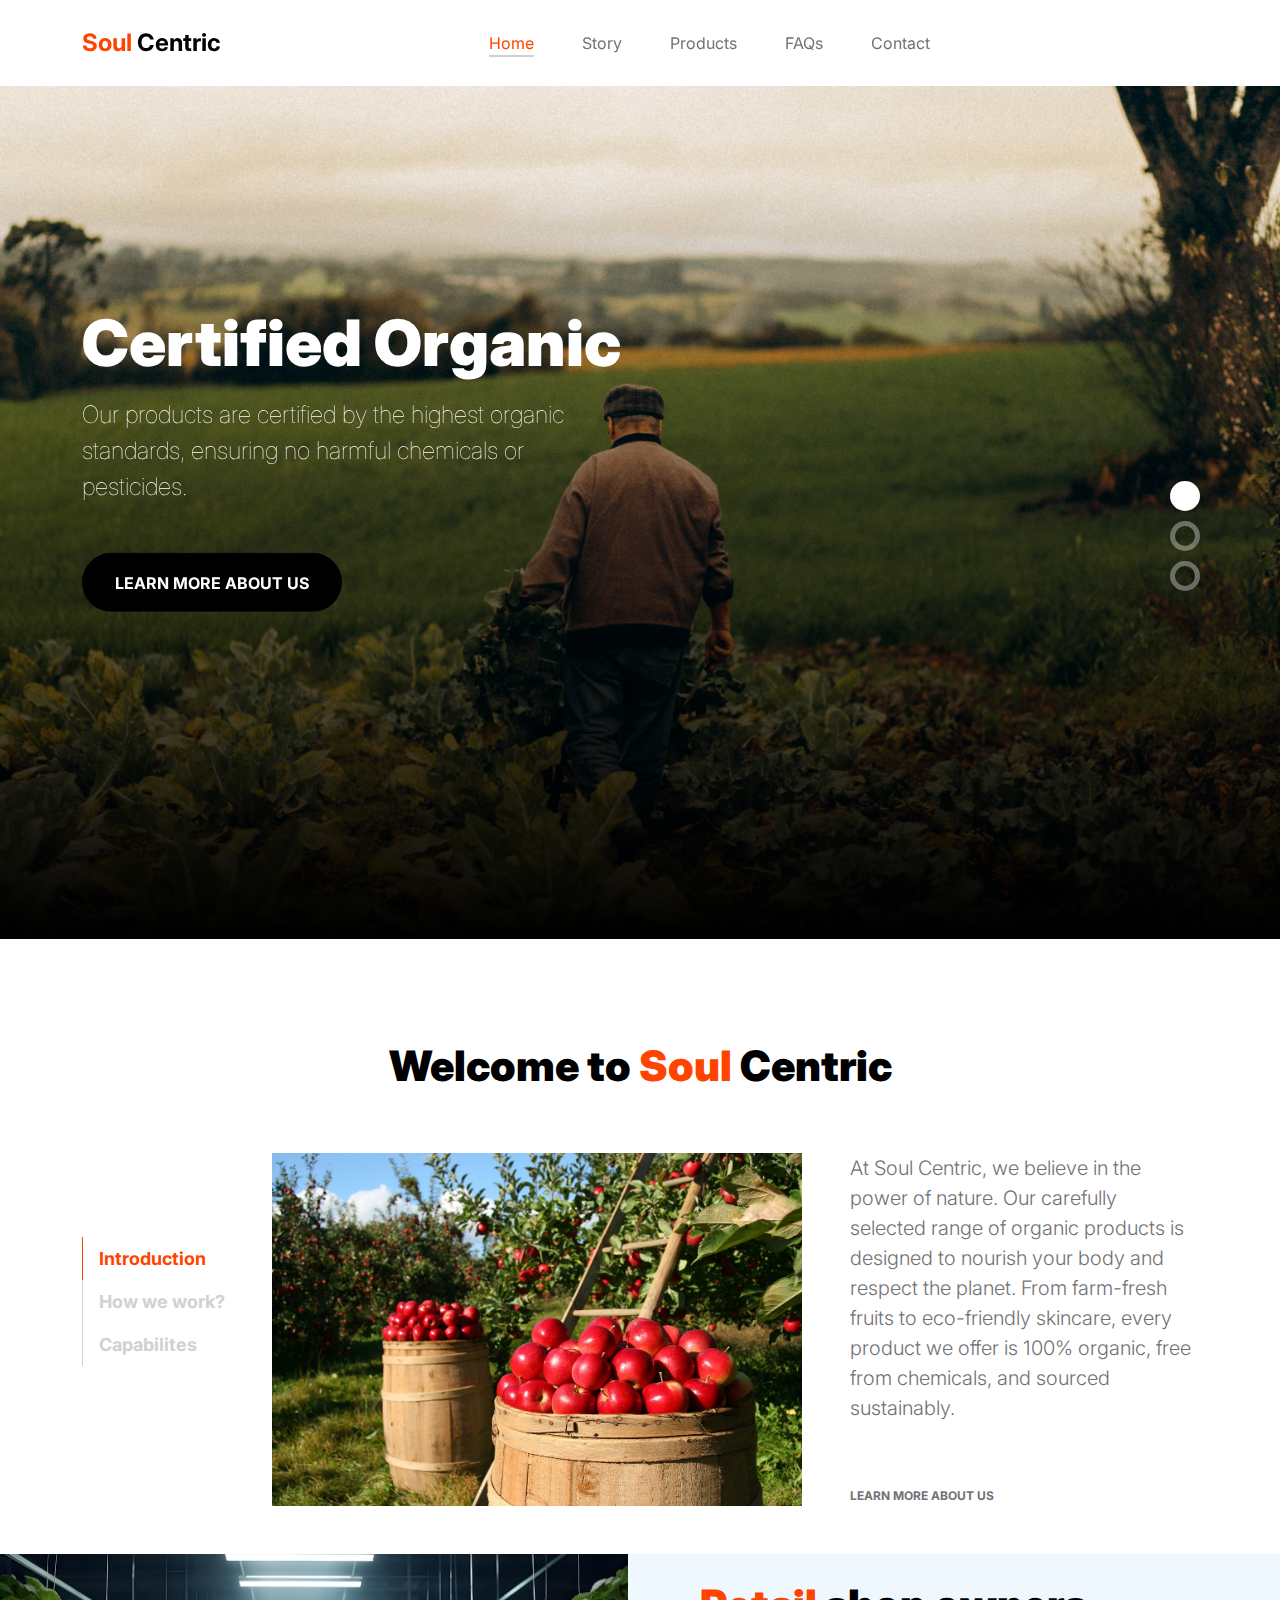
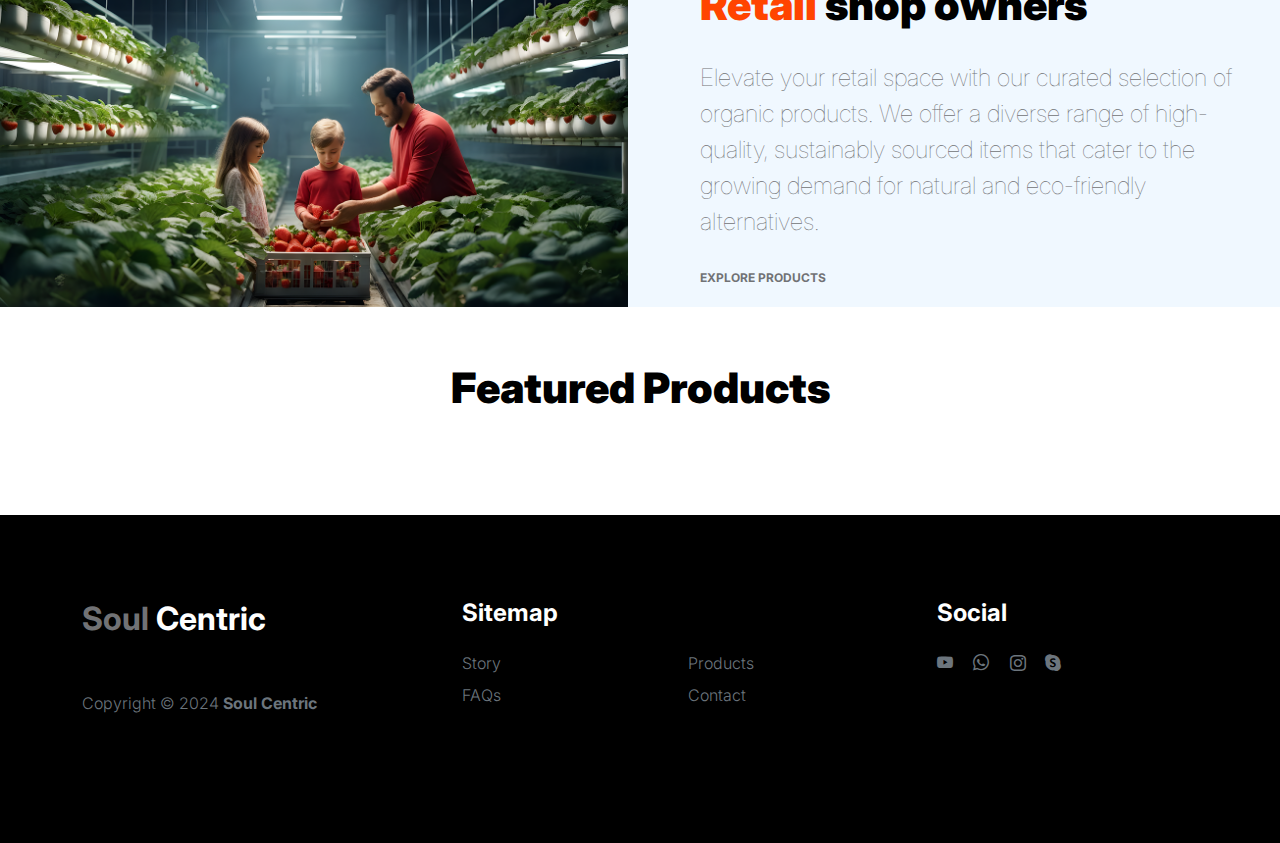
<file: index.html>
<!doctype html>
<html lang="en">

<head>
    <meta charset="utf-8">
    <meta name="viewport" content="width=device-width, initial-scale=1">

    <meta name="description" content="">
    <meta name="author" content="">

    <title>Soul Centric</title>

    <!-- CSS FILES -->
    <link rel="preconnect" href="https://fonts.googleapis.com">

    <link rel="preconnect" href="https://fonts.gstatic.com" crossorigin>

    <link href="https://fonts.googleapis.com/css2?family=Inter:wght@100;300;400;700;900&display=swap" rel="stylesheet">

    <link href="css/bootstrap.min.css" rel="stylesheet">
    <link href="css/bootstrap-icons.css" rel="stylesheet">

    <link rel="stylesheet" href="css/slick.css" />

    <link href="css/tooplate-little-fashion.css" rel="stylesheet">
</head>

<body>

    <section class="preloader">
        <div class="spinner">
            <span class="sk-inner-circle"></span>
        </div>
    </section>

    <main>

        <nav class="navbar navbar-expand-lg">
            <div class="container">
                <button class="navbar-toggler" type="button" data-bs-toggle="collapse" data-bs-target="#navbarNav"
                    aria-controls="navbarNav" aria-expanded="false" aria-label="Toggle navigation">
                    <span class="navbar-toggler-icon"></span>
                </button>

                <a class="navbar-brand" href="index.html">
                    <strong><span>Soul</span> Centric</strong>
                </a>

                <!-- <div class="d-lg-none">
                    <a href="sign-in.html" class="bi-person custom-icon me-3"></a>

                    <a href="product-detail.html" class="bi-bag custom-icon"></a>
                </div> -->

                <div class="collapse navbar-collapse" id="navbarNav">
                    <ul class="navbar-nav mx-auto">
                        <li class="nav-item">
                            <a class="nav-link active" href="index.html">Home</a>
                        </li>

                        <li class="nav-item">
                            <a class="nav-link" href="about.html">Story</a>
                        </li>

                        <li class="nav-item">
                            <a class="nav-link" href="products.html">Products</a>
                        </li>

                        <li class="nav-item">
                            <a class="nav-link" href="faq.html">FAQs</a>
                        </li>

                        <li class="nav-item">
                            <a class="nav-link" href="contact.html">Contact</a>
                        </li>
                    </ul>

                    <!-- <div class="d-none d-lg-block">
                        <a href="sign-in.html" class="bi-person custom-icon me-3"></a>

                        <a href="product-detail.html" class="bi-bag custom-icon"></a>
                    </div> -->
                </div>
            </div>
        </nav>

        <section class="slick-slideshow">
            <div class="slick-custom">
                <img src="images/slideshow/1.jpg" class="img-fluid" alt="">

                <div class="slick-bottom">
                    <div class="container">
                        <div class="row">
                            <div class="col-lg-6 col-10">
                                <h1 class="slick-title">Certified Organic</h1>

                                <p class="lead text-white mt-lg-3 mb-lg-5">Our products are certified by the highest
                                    organic standards, ensuring no harmful chemicals or pesticides.</p>

                                <a href="about.html" class="btn custom-btn">Learn more about us</a>
                            </div>
                        </div>
                    </div>
                </div>
            </div>

            <div class="slick-custom">
                <img src="images/slideshow/2.jpg" class="img-fluid" alt="">

                <div class="slick-bottom">
                    <div class="container">
                        <div class="row">
                            <div class="col-lg-6 col-10">
                                <h1 class="slick-title">Sustainably Sourced</h1>

                                <p class="lead text-white mt-lg-3 mb-lg-5">We work with local farmers who follow
                                    sustainable practices to bring you the purest products.
                                </p>

                                <a href="product.html" class="btn custom-btn">Explore products</a>
                            </div>
                        </div>
                    </div>
                </div>
            </div>

            <div class="slick-custom">
                <img src="images/slideshow/3.jpg" class="img-fluid" alt="">

                <div class="slick-bottom">
                    <div class="container">
                        <div class="row">
                            <div class="col-lg-6 col-10">
                                <h1 class="slick-title">Eco-Friendly Packaging</h1>

                                <p class="lead text-white mt-lg-3 mb-lg-5">We minimize waste by using biodegradable and
                                    recyclable materials for all our packaging.</p>

                                <a href="contact.html" class="btn custom-btn">Contact us</a>
                            </div>
                        </div>
                    </div>
                </div>
            </div>

        </section>

        <section class="about section-padding">
            <div class="container">
                <div class="row">

                    <div class="col-12 text-center">
                        <h2 class="mb-5">Welcome to <span>Soul</span> Centric</h2>
                    </div>

                    <div class="col-lg-2 col-12 mt-auto mb-auto">
                        <ul class="nav nav-pills mb-5 mx-auto justify-content-center align-items-center" id="pills-tab"
                            role="tablist">
                            <li class="nav-item" role="presentation">
                                <button class="nav-link active" id="pills-home-tab" data-bs-toggle="pill"
                                    data-bs-target="#pills-home" type="button" role="tab" aria-controls="pills-home"
                                    aria-selected="true">Introduction</button>
                            </li>

                            <li class="nav-item" role="presentation">
                                <button class="nav-link" id="pills-youtube-tab" data-bs-toggle="pill"
                                    data-bs-target="#pills-youtube" type="button" role="tab"
                                    aria-controls="pills-youtube" aria-selected="true">How we work?</button>
                            </li>

                            <li class="nav-item" role="presentation">
                                <button class="nav-link" id="pills-skill-tab" data-bs-toggle="pill"
                                    data-bs-target="#pills-skill" type="button" role="tab" aria-controls="pills-skill"
                                    aria-selected="false">Capabilites</button>
                            </li>
                        </ul>
                    </div>

                    <div class="col-lg-10 col-12">
                        <div class="tab-content mt-2" id="pills-tabContent">
                            <div class="tab-pane fade show active" id="pills-home" role="tabpanel"
                                aria-labelledby="pills-home-tab">

                                <div class="row">
                                    <div class="col-lg-7 col-12">
                                        <img src="images/introduction.jpg" class="img-fluid" alt="">
                                    </div>

                                    <div class="col-lg-5 col-12">
                                        <div class="d-flex flex-column h-100 ms-lg-4 mt-lg-0 mt-5">
                                            <!-- <h4 class="mb-3">Good <span>Design</span> <br>Ideas for <span>your</span> fashion</h4> -->

                                            <p>At Soul Centric, we believe in the power of nature. Our carefully
                                                selected range of organic products is designed to nourish your body and
                                                respect the planet. From farm-fresh fruits to eco-friendly skincare,
                                                every product we offer is 100% organic, free from chemicals, and sourced
                                                sustainably.
                                            </p>

                                            <!-- <p>Since this HTML template is based on Boostrap 5 CSS library, you can feel free to add more components as you need.</p> -->

                                            <div class="mt-2 mt-lg-auto">
                                                <a href="about.html" class="custom-link mb-2">
                                                    Learn more about us
                                                    <i class="bi-arrow-right ms-2"></i>
                                                </a>
                                            </div>
                                        </div>
                                    </div>
                                </div>
                            </div>

                            <div class="tab-pane fade" id="pills-youtube" role="tabpanel"
                                aria-labelledby="pills-youtube-tab">

                                <div class="row">
                                    <div class="col-lg-7 col-12">
                                        <div class="ratio ratio-16x9">
                                            <img src="images/how-we-work.jpg" class="img-fluid" alt="">
                                        </div>
                                    </div>

                                    <div class="col-lg-5 col-12">
                                        <div class="d-flex flex-column h-100 ms-lg-4 mt-lg-0 mt-5">
                                            <h4 class="mb-3">Our Commitment</h4>

                                            <p>We are more than just a brand – we are part of a movement to support
                                                healthy living and a sustainable future. When you shop with Soul
                                                Centric, you join a community that values wellness, environmental
                                                responsibility, and ethical consumption.
                                            </p>

                                            <div class="mt-2 mt-lg-auto">
                                                <a href="contact.html" class="custom-link mb-2">
                                                    Work with us
                                                    <i class="bi-arrow-right ms-2"></i>
                                                </a>
                                            </div>
                                        </div>
                                    </div>
                                </div>
                            </div>

                            <div class="tab-pane fade" id="pills-skill" role="tabpanel"
                                aria-labelledby="pills-skill-tab">
                                <div class="row">
                                    <div class="col-lg-7 col-12">
                                        <img src="images/organic-products.jpg" class="img-fluid"
                                            alt="Variety of organic products including fruits, vegetables, and natural body care items">
                                    </div>

                                    <div class="col-lg-5 col-12">
                                        <div class="d-flex flex-column h-100 ms-lg-4 mt-lg-0 mt-5">
                                            <h4 class="mb-3">Our Organic Product Categories</h4>

                                            <p>Discover our wide range of certified organic products that promote health
                                                and sustainability.</p>

                                            <div class="product-categories mt-3">
                                                <div class="category-item mb-2">
                                                    <strong>Organic Produce:</strong> Fresh fruits and vegetables
                                                </div>

                                                <div class="category-item mb-2">
                                                    <strong>Natural Body Care:</strong> Chemical-free skincare products
                                                </div>

                                                <div class="category-item mb-2">
                                                    <strong>Organic Pantry Staples:</strong> Essential cooking
                                                    ingredients
                                                </div>
                                            </div>

                                            <div class="mt-2 mt-lg-auto">
                                                <a href="products.html" class="custom-link mb-2">
                                                    Explore our organic range
                                                    <i class="bi-arrow-right ms-2"></i>
                                                </a>
                                            </div>
                                        </div>
                                    </div>
                                </div>
                            </div>

                        </div>
                    </div>

                </div>
            </div>
        </section>

        <section class="front-product">
            <div class="container-fluid p-0">
                <div class="row align-items-center">

                    <div class="col-lg-6 col-12">
                        <img src="images/retail-shop.png" class="img-fluid" alt="">
                    </div>

                    <div class="col-lg-6 col-12">
                        <div class="px-5 py-5 py-lg-0">

                            <h2 class="mb-4"><span>Retail</span> shop owners</h2>

                            <p class="lead mb-4">
                                Elevate your retail space with our curated selection of organic products. We offer a
                                diverse range of high-quality, sustainably sourced items that cater to the growing
                                demand for natural and eco-friendly alternatives.
                            </p>

                            <a href="products.html" class="custom-link">
                                Explore Products
                                <i class="bi-arrow-right ms-2"></i>
                            </a>
                        </div>
                    </div>

                </div>
            </div>
        </section>

        <section class="featured-product section-padding">
            <div class="container">
                <div class="row">

                    <div class="col-12 text-center">
                        <h2 class="mb-5">Featured Products</h2>
                    </div>

                    <!--   <div class="col-lg-4 col-12 mb-3">
                        <div class="product-thumb">
                            <a href="product-detail.html">
                                <img src="images/product/evan-mcdougall-qnh1odlqOmk-unsplash.jpeg"
                                    class="img-fluid product-image" alt="">
                            </a>

                            <div class="product-top d-flex">
                                <span class="product-alert me-auto">New Arrival</span>

                                <a href="#" class="bi-heart-fill product-icon"></a>
                            </div>

                            <div class="product-info d-flex">
                                <div>
                                    <h5 class="product-title mb-0">
                                        <a href="product-detail.html" class="product-title-link">Tree pot</a>
                                    </h5>

                                    <p class="product-p">Original package design from house</p>
                                </div>

                                <small class="product-price text-muted ms-auto mt-auto mb-5">$25</small>
                            </div>
                        </div>
                    </div>

                    <div class="col-lg-4 col-12 mb-3">
                        <div class="product-thumb">
                            <a href="product-detail.html">
                                <img src="images/product/jordan-nix-CkCUvwMXAac-unsplash.jpeg"
                                    class="img-fluid product-image" alt="">
                            </a>

                            <div class="product-top d-flex">
                                <span class="product-alert">Low Price</span>

                                <a href="#" class="bi-heart-fill product-icon ms-auto"></a>
                            </div>

                            <div class="product-info d-flex">
                                <div>
                                    <h5 class="product-title mb-0">
                                        <a href="product-detail.html" class="product-title-link">Fashion Set</a>
                                    </h5>

                                    <p class="product-p">Costume Package</p>
                                </div>

                                <small class="product-price text-muted ms-auto mt-auto mb-5">$35</small>
                            </div>
                        </div>
                    </div>

                    <div class="col-lg-4 col-12">
                        <div class="product-thumb">
                            <a href="product-detail.html">
                                <img src="images/product/nature-zen-3Dn1BZZv3m8-unsplash.jpeg"
                                    class="img-fluid product-image" alt="">
                            </a>

                            <div class="product-top d-flex">
                                <a href="#" class="bi-heart-fill product-icon ms-auto"></a>
                            </div>

                            <div class="product-info d-flex">
                                <div>
                                    <h5 class="product-title mb-0">
                                        <a href="product-detail.html" class="product-title-link">Juice Drinks</a>
                                    </h5>

                                    <p class="product-p">Nature made another world</p>
                                </div>

                                <small class="product-price text-muted ms-auto mt-auto mb-5">$45</small>
                            </div>
                        </div>
                    </div>

                    <div class="col-12 text-center">
                        <a href="products.html" class="view-all">View All Products</a>
                    </div> -->

                </div>
            </div>
        </section>

    </main>

    <footer class="site-footer">
        <div class="container">
            <div class="row">

                <div class="col-lg-3 col-10 me-auto mb-4">
                    <h4 class="text-white mb-3"><a href="index.html">Soul</a> Centric</h4>
                    <p class="copyright-text text-muted mt-lg-5 mb-4 mb-lg-0">Copyright © 2024 <strong>Soul
                            Centric</strong></p>
                    <br>
                    <!-- <p class="copyright-text">Designed by <a href="https://www.tooplate.com/" target="_blank">Tooplate</a></p> -->
                </div>

                <div class="col-lg-5 col-8">
                    <h5 class="text-white mb-3">Sitemap</h5>

                    <ul class="footer-menu d-flex flex-wrap">
                        <li class="footer-menu-item"><a href="about.html" class="footer-menu-link">Story</a></li>

                        <li class="footer-menu-item"><a href="products.html" class="footer-menu-link">Products</a></li>

                        <!-- <li class="footer-menu-item"><a href="#" class="footer-menu-link">Privacy policy</a></li> -->

                        <li class="footer-menu-item"><a href="faq.html" class="footer-menu-link">FAQs</a></li>

                        <li class="footer-menu-item"><a href="contact.html" class="footer-menu-link">Contact</a></li>
                    </ul>
                </div>

                <div class="col-lg-3 col-4">
                    <h5 class="text-white mb-3">Social</h5>

                    <ul class="social-icon">

                        <li><a href="#" class="social-icon-link bi-youtube"></a></li>

                        <li><a href="#" class="social-icon-link bi-whatsapp"></a></li>

                        <li><a href="#" class="social-icon-link bi-instagram"></a></li>

                        <li><a href="#" class="social-icon-link bi-skype"></a></li>
                    </ul>
                </div>

            </div>
        </div>
    </footer>

    <!-- JAVASCRIPT FILES -->
    <script src="js/jquery.min.js"></script>
    <script src="js/bootstrap.bundle.min.js"></script>
    <script src="js/Headroom.js"></script>
    <script src="js/jQuery.headroom.js"></script>
    <script src="js/slick.min.js"></script>
    <script src="js/custom.js"></script>

</body>

</html>
</file>
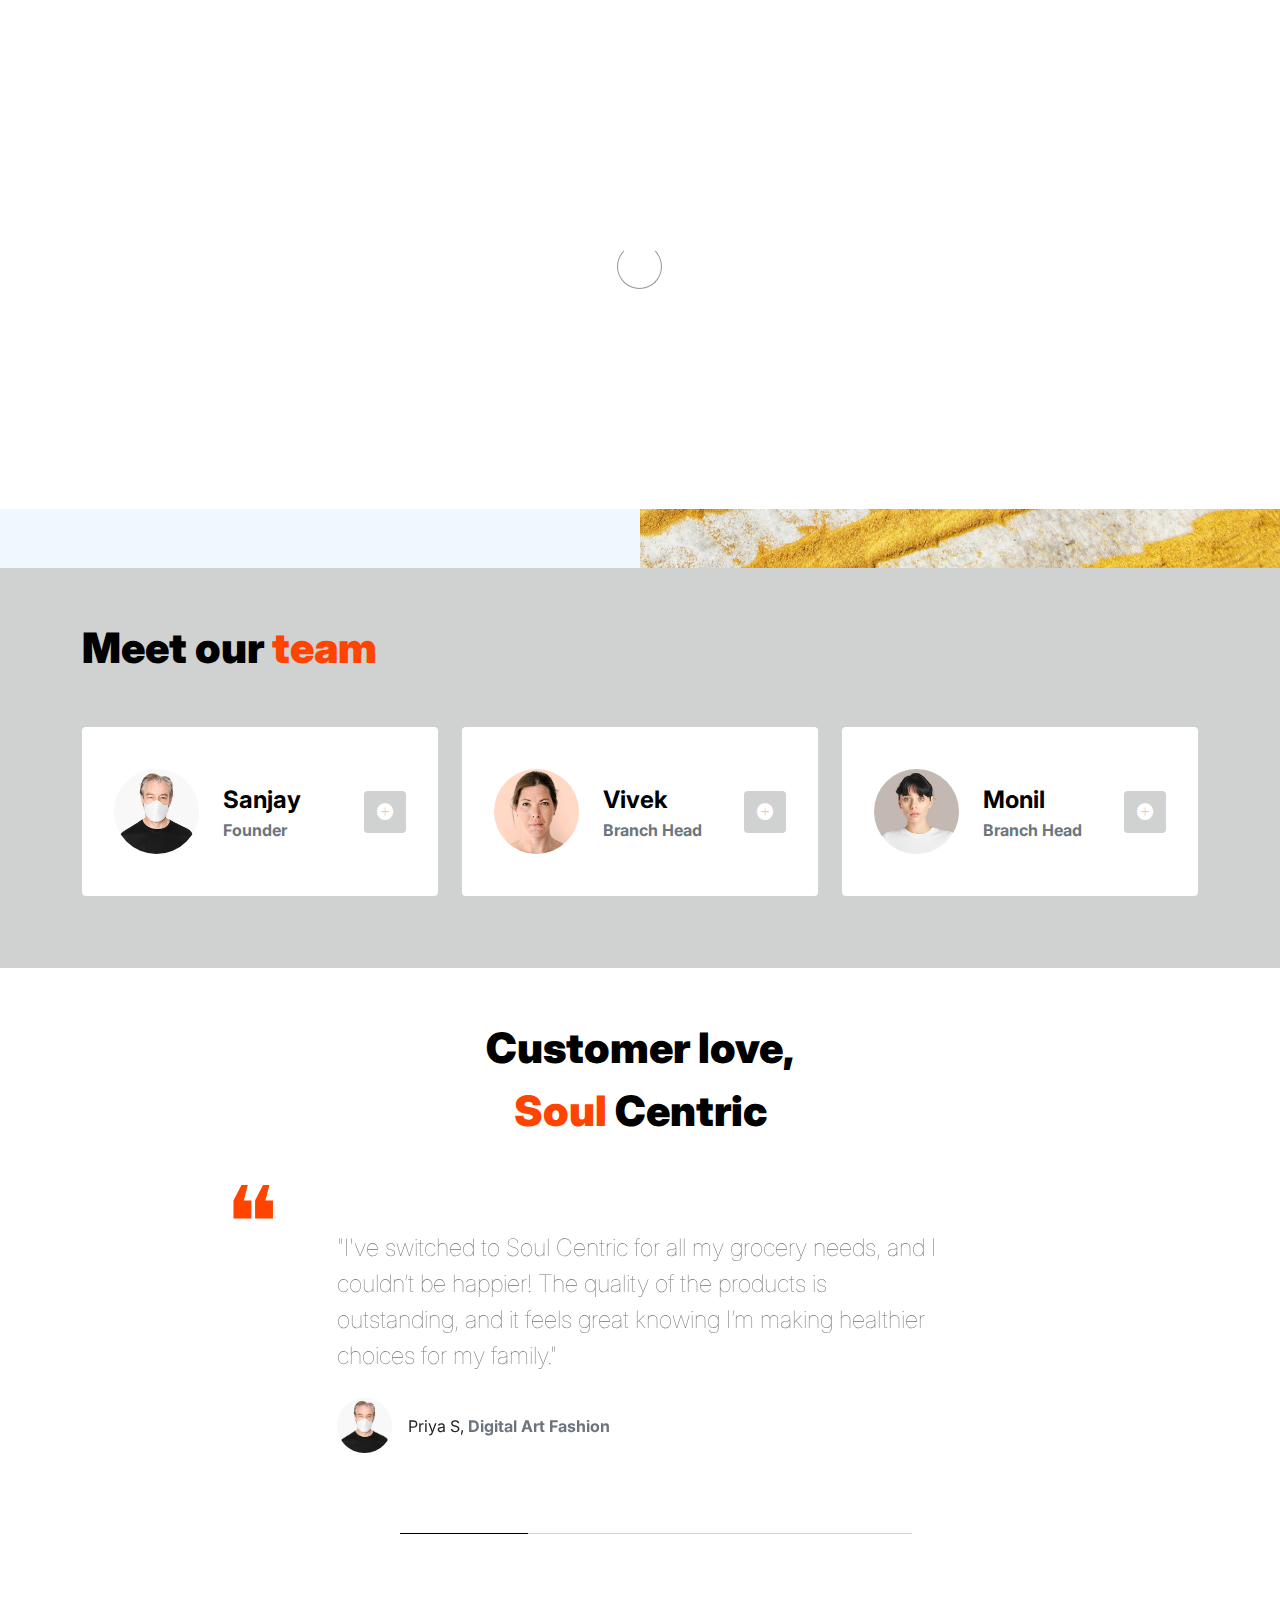
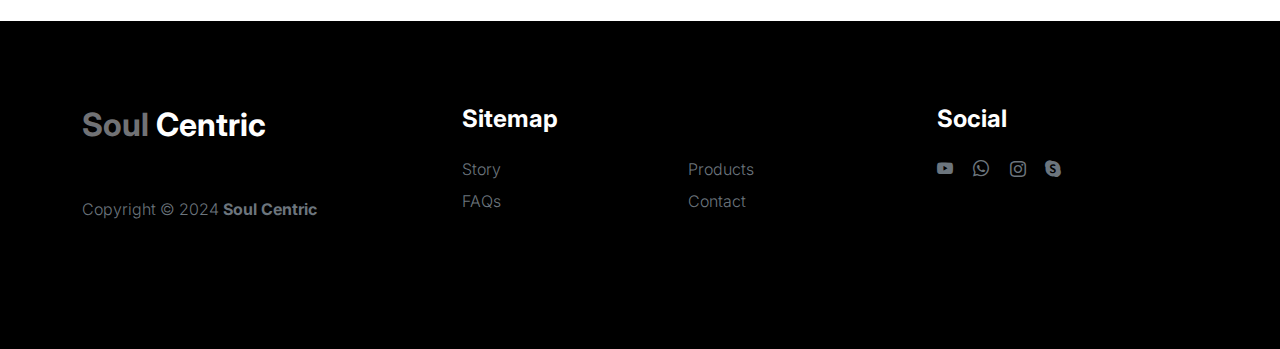
<file: about.html>
<!doctype html>
<html lang="en">
    <head>
        <meta charset="utf-8">
        <meta name="viewport" content="width=device-width, initial-scale=1">

        <meta name="description" content="">
        <meta name="author" content="">

        <title>Soul Centric - About Page</title>

        <!-- CSS FILES -->
        <link rel="preconnect" href="https://fonts.googleapis.com">

        <link rel="preconnect" href="https://fonts.gstatic.com" crossorigin>

        <link href="https://fonts.googleapis.com/css2?family=Inter:wght@100;300;400;700;900&display=swap" rel="stylesheet">

        <link href="css/bootstrap.min.css" rel="stylesheet">
        <link href="css/bootstrap-icons.css" rel="stylesheet">

        <link rel="stylesheet" href="css/slick.css"/>

        <link href="css/tooplate-little-fashion.css" rel="stylesheet">
        

    </head>
    
    <body>

        <section class="preloader">
            <div class="spinner">
                <span class="sk-inner-circle"></span>
            </div>
        </section>
    
        <main>

            <nav class="navbar navbar-expand-lg">
                <div class="container">
                    <button class="navbar-toggler" type="button" data-bs-toggle="collapse" data-bs-target="#navbarNav" aria-controls="navbarNav" aria-expanded="false" aria-label="Toggle navigation">
                        <span class="navbar-toggler-icon"></span>
                    </button>

                    <a class="navbar-brand" href="index.html">
                        <strong><span>Soul</span> Centric</strong>
                    </a>

                    <!-- <div class="d-lg-none">
                        <a href="sign-in.html" class="bi-person custom-icon me-3"></a>

                        <a href="product-detail.html" class="bi-bag custom-icon"></a>
                    </div> -->

                    <div class="collapse navbar-collapse" id="navbarNav">
                        <ul class="navbar-nav mx-auto">
                            <li class="nav-item">
                                <a class="nav-link" href="index.html">Home</a>
                            </li>

                            <li class="nav-item">
                                <a class="nav-link active" href="about.html">Story</a>
                            </li>

                            <li class="nav-item">
                                <a class="nav-link" href="products.html">Products</a>
                            </li>

                            <li class="nav-item">
                                <a class="nav-link" href="faq.html">FAQs</a>
                            </li>

                            <li class="nav-item">
                                <a class="nav-link" href="contact.html">Contact</a>
                            </li>
                        </ul>

                        <!-- <div class="d-none d-lg-block">
                            <a href="sign-in.html" class="bi-person custom-icon me-3"></a>

                            <a href="product-detail.html" class="bi-bag custom-icon"></a>
                        </div> -->
                    </div>
                </div>
            </nav>

            <header class="site-header section-padding-img site-header-image">
                <div class="container">
                    <div class="row">

                        <div class="col-lg-6 col-12 header-info">
                            <h1>
                                <span class="d-block text-primary">Soul</span>
                                <span class="d-block text-dark">Centric</span>
                            </h1>
                        </div>
                    </div>
                </div>

                <img src="images/header/about-cover.jpg" class="header-image img-fluid" alt="">
            </header>

            <section class="team section-padding">
                <div class="container">
                    <div class="row">

                        <div class="col-12">
                            <h2 class="mb-5">Meet our <span>team</span></h2>
                        </div>

                        <div class="col-lg-4 mb-4 col-12">
                            <div class="team-thumb d-flex align-items-center">
                                <img src="images/people/senior-man-wearing-white-face-mask-covid-19-campaign-with-design-space.jpeg" class="img-fluid custom-circle-image team-image me-4" alt="">

                                <div class="team-info">
                                    <h5 class="mb-0">Sanjay</h5>
                                    <strong class="text-muted">Founder</strong>

                                    <!-- Button trigger modal -->
                                    <button type="button" class="btn custom-modal-btn" data-bs-toggle="modal" data-bs-target="#don">
                                      <i class="bi-plus-circle-fill"></i>
                                    </button>

                                </div>
                            </div>
                        </div>

                        <div class="col-lg-4 mb-4 col-12">
                            <div class="team-thumb d-flex align-items-center">
                                <img src="images/people/portrait-british-woman.jpeg" class="img-fluid custom-circle-image team-image me-4" alt="">

                                <div class="team-info">
                                    <h5 class="mb-0">Vivek</h5>
                                    <strong class="text-muted">Branch Head</strong>

                                    <!-- Button trigger modal -->
                                    <button type="button" class="btn custom-modal-btn" data-bs-toggle="modal" data-bs-target="#kelly">
                                      <i class="bi-plus-circle-fill"></i>
                                    </button>
                                </div>
                            </div>
                        </div>

                        <div class="col-lg-4 mb-lg-0 mb-4 col-12">
                            <div class="team-thumb d-flex align-items-center">
                                <img src="images/people/beautiful-woman-face-portrait-brown-background.jpeg" class="img-fluid custom-circle-image team-image me-4" alt="">

                                <div class="team-info">
                                    <h5 class="mb-0">Monil</h5>
                                    <strong class="text-muted">Branch Head</strong>

                                    <!-- Button trigger modal -->
                                    <button type="button" class="btn custom-modal-btn" data-bs-toggle="modal" data-bs-target="#marie">
                                      <i class="bi-plus-circle-fill"></i>
                                    </button>
                                </div>
                            </div>
                        </div>

                    </div>
                </div>
            </section>

            <section class="testimonial section-padding">
                <div class="container">
                    <div class="row">

                        <div class="col-lg-9 mx-auto col-11">
                            <h2 class="text-center">Customer love, <br> <span>Soul</span> Centric</h2>

                            <div class="slick-testimonial">
                                <div class="slick-testimonial-caption">
                                    <p class="lead">"I've switched to Soul Centric for all my grocery needs, and I couldn’t be happier! The quality of the products is outstanding, and it feels great knowing I’m making healthier choices for my family."</p>

                                    <div class="slick-testimonial-client d-flex align-items-center mt-4">
                                        <img src="images/people/senior-man-wearing-white-face-mask-covid-19-campaign-with-design-space.jpeg" class="img-fluid custom-circle-image me-3" alt="">

                                        <span>Priya S, <strong class="text-muted">Digital Art Fashion</strong></span>
                                    </div>
                                </div>

                                <div class="slick-testimonial-caption">
                                    <p class="lead">"Soul Centric’s organic skincare line has transformed my skin. I love that it’s made from natural ingredients and is gentle enough for everyday use. Highly recommended!"</p>

                                    <div class="slick-testimonial-client d-flex align-items-center mt-4">
                                        <img src="images/people/beautiful-woman-face-portrait-brown-background.jpeg" class="img-fluid custom-circle-image me-3" alt="">

                                        <span>Arjun M, <strong class="text-muted">Zoom Fashion Idea</strong></span>
                                    </div>
                                </div>

                                <div class="slick-testimonial-caption">
                                    <p class="lead">"I love the fresh produce from Soul Centric! I can taste the difference in quality, and it feels great knowing I’m supporting organic farming."</p>

                                    <div class="slick-testimonial-client d-flex align-items-center mt-4">
                                        <img src="images/people/portrait-british-woman.jpeg" class="img-fluid custom-circle-image me-3" alt="">

                                        <span>Sarah L, <strong class="text-muted">Art Fashion Design</strong></span>
                                    </div>
                                </div>

                                <div class="slick-testimonial-caption">
                                    <p class="lead">"Their skincare range is a game-changer. It’s gentle on my sensitive skin and leaves me glowing!"</p>

                                    <div class="slick-testimonial-client d-flex align-items-center mt-4">
                                        <img src="images/people/woman-wearing-mask-face-closeup-covid-19-green-background.jpeg" class="img-fluid custom-circle-image me-3" alt="">

                                        <span>Reniz S, <strong class="text-muted">Dress Fashion</strong></span>
                                    </div>
                                </div>
                            </div>
                        </div>

                    </div>
                </div>
            </section>

        </main>

        <footer class="site-footer">
            <div class="container">
                <div class="row">

                    <div class="col-lg-3 col-10 me-auto mb-4">
                        <h4 class="text-white mb-3"><a href="index.html">Soul</a> Centric</h4>
                        <p class="copyright-text text-muted mt-lg-5 mb-4 mb-lg-0">Copyright © 2024 <strong>Soul Centric</strong></p>
                        <br>
                        <!-- <p class="copyright-text">Designed by <a href="https://www.tooplate.com/" target="_blank">Tooplate</a></p> -->
                    </div>

                    <div class="col-lg-5 col-8">
                        <h5 class="text-white mb-3">Sitemap</h5>

                        <ul class="footer-menu d-flex flex-wrap">
                            <li class="footer-menu-item"><a href="about.html" class="footer-menu-link">Story</a></li>

                            <li class="footer-menu-item"><a href="products.html" class="footer-menu-link">Products</a></li>

                            <!-- <li class="footer-menu-item"><a href="#" class="footer-menu-link">Privacy policy</a></li> -->

                            <li class="footer-menu-item"><a href="faq.html" class="footer-menu-link">FAQs</a></li>

                            <li class="footer-menu-item"><a href="contact.html" class="footer-menu-link">Contact</a></li>
                        </ul>
                    </div>

                    <div class="col-lg-3 col-4">
                        <h5 class="text-white mb-3">Social</h5>

                        <ul class="social-icon">

                            <li><a href="#" class="social-icon-link bi-youtube"></a></li>

                            <li><a href="#" class="social-icon-link bi-whatsapp"></a></li>

                            <li><a href="#" class="social-icon-link bi-instagram"></a></li>

                            <li><a href="#" class="social-icon-link bi-skype"></a></li>
                        </ul>
                    </div>

                </div>
            </div>
        </footer>

        <!-- TEAM MEMBER MODAL -->
        <div class="modal fade" id="don" tabindex="-1" aria-labelledby="exampleModalLabel" aria-hidden="true">
            <div class="modal-dialog modal-dialog-centered modal-lg">
                <div class="modal-content border-0">
                    <div class="modal-header flex-column">
                        <h3 class="modal-title" id="exampleModalLabel">Sanjay Doshi</h3>

                        <h6 class="text-muted">Founder</h6>

                        <button type="button" class="btn-close" data-bs-dismiss="modal" aria-label="Close"></button>
                    </div>

                    <div class="modal-body">
                        <h5 class="mb-4">Over three years in business had the chance to work on variety of projects, with companies</h5>

                        <div class="row mb-4">
                            <div class="col-lg-6 col-12">
                                <p>Lorem ipsum dolor sit amet, consectetur adipiscing elit, sed do eiusmod tempor incididunt ut labore et dolore magna aliqua.</p>
                            </div>

                            <div class="col-lg-6 col-12">
                                <p>Incididunt ut labore et dolore magna aliqua. Quis ipsum suspendisse commodo viverra.</p>
                            </div>
                        </div>

                        <ul class="social-icon">
                            <li class="me-3"><strong>Where to find?</strong></li>

                            <li><a href="#" class="social-icon-link bi-youtube"></a></li>

                            <li><a href="#" class="social-icon-link bi-whatsapp"></a></li>

                            <li><a href="#" class="social-icon-link bi-instagram"></a></li>
                        </ul>
                    </div>
                </div>

            </div>
        </div>

        <!-- TEAM MEMBER MODAL -->
        <div class="modal fade" id="kelly" tabindex="-1" aria-labelledby="exampleModalLabel" aria-hidden="true">
            <div class="modal-dialog modal-dialog-centered modal-lg">
                <div class="modal-content border-0">
                    <div class="modal-header flex-column">
                        <h3 class="modal-title" id="exampleModalLabel">Vivek Thaker</h3>

                        <h6 class="text-muted">Head of Banglore branch</h6>

                        <button type="button" class="btn-close" data-bs-dismiss="modal" aria-label="Close"></button>
                    </div>

                    <div class="modal-body">
                        <h5 class="mb-4">Over three years in business had the chance to work on variety of projects, with companies</h5>

                        <div class="row mb-4">
                            <div class="col-lg-6 col-12">
                                <p>Lorem ipsum dolor sit amet, consectetur adipiscing elit, sed do eiusmod tempor incididunt ut labore et dolore magna aliqua.</p>
                            </div>

                            <div class="col-lg-6 col-12">
                                <p>Incididunt ut labore et dolore magna aliqua. Quis ipsum suspendisse commodo viverra.</p>
                            </div>
                        </div>

                        <ul class="social-icon">
                            <li class="me-3"><strong>Where to find?</strong></li>

                            <li><a href="#" class="social-icon-link bi-facebook"></a></li>

                            <li><a href="#" class="social-icon-link bi-instagram"></a></li>
                        </ul>
                    </div>
                </div>

            </div>
        </div>

        <!-- TEAM MEMBER MODAL -->
        <div class="modal fade" id="marie" tabindex="-1" aria-labelledby="exampleModalLabel" aria-hidden="true">
            <div class="modal-dialog modal-dialog-centered modal-lg">
                <div class="modal-content border-0">
                    <div class="modal-header flex-column">
                        <h3 class="modal-title" id="exampleModalLabel">Monil Shah</h3>

                        <h6 class="text-muted">Head of Ahmedabad branch</h6>

                        <button type="button" class="btn-close" data-bs-dismiss="modal" aria-label="Close"></button>
                    </div>

                    <div class="modal-body">
                        <h5 class="mb-4">Over three years in business had the chance to work on variety of projects, with companies</h5>

                        <div class="row mb-4">
                            <div class="col-lg-6 col-12">
                                <p>Lorem ipsum dolor sit amet, consectetur adipiscing elit, sed do eiusmod tempor incididunt ut labore et dolore magna aliqua.</p>
                            </div>

                            <div class="col-lg-6 col-12">
                                <p>Incididunt ut labore et dolore magna aliqua. Quis ipsum suspendisse commodo viverra.</p>
                            </div>
                        </div>

                        <ul class="social-icon">
                            <li class="me-3"><strong>Where to find?</strong></li>

                            <li><a href="#" class="social-icon-link bi-twitter"></a></li>

                            <li><a href="#" class="social-icon-link bi-linkedin"></a></li>

                            <li><a href="#" class="social-icon-link bi-envelope"></a></li>
                        </ul>
                    </div>
                </div>

            </div>
        </div>

        <!-- JAVASCRIPT FILES -->
        <script src="js/jquery.min.js"></script>
        <script src="js/bootstrap.bundle.min.js"></script>
        <script src="js/Headroom.js"></script>
        <script src="js/jQuery.headroom.js"></script>
        <script src="js/slick.min.js"></script>
        <script src="js/custom.js"></script>

    </body>
</html>
</file>
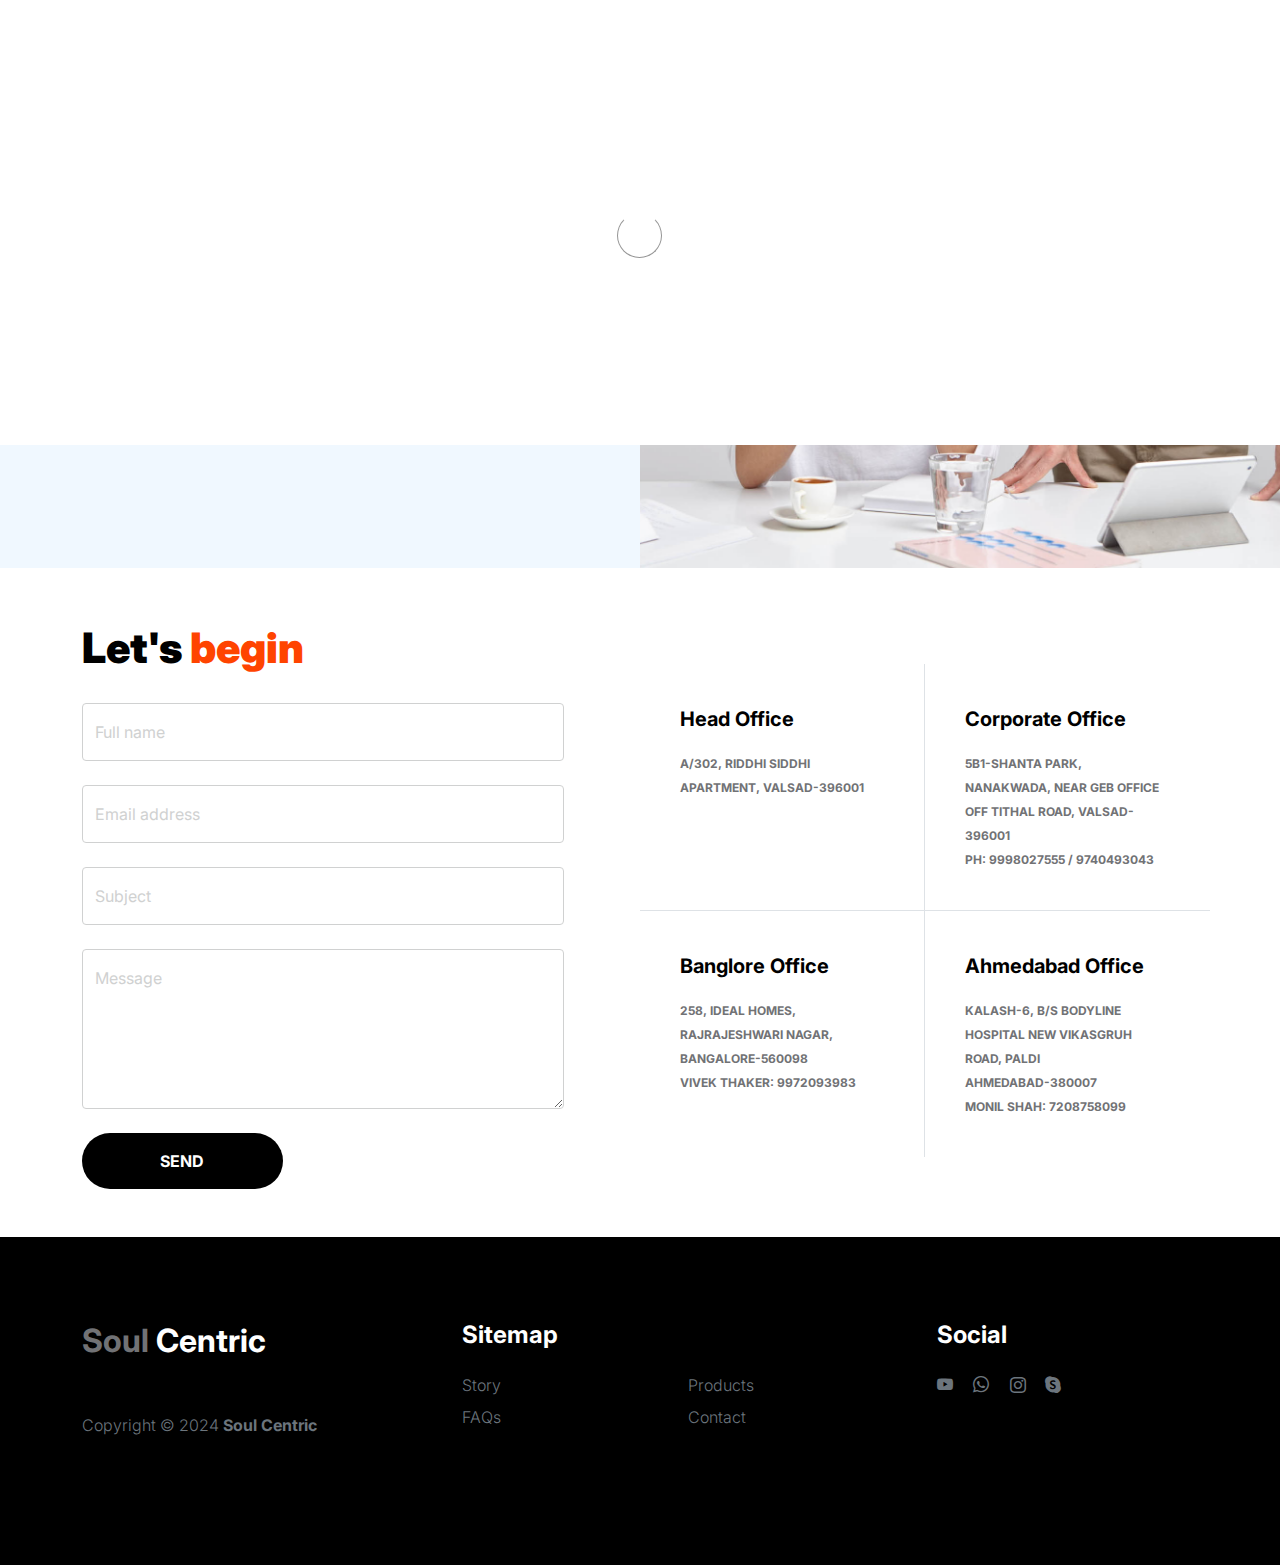
<file: contact.html>
<!doctype html>
<html lang="en">

<head>
    <meta charset="utf-8">
    <meta name="viewport" content="width=device-width, initial-scale=1">

    <meta name="description" content="">
    <meta name="author" content="">

    <title>Soul Centric - Contact Page</title>

    <!-- CSS FILES -->
    <link rel="preconnect" href="https://fonts.googleapis.com">

    <link rel="preconnect" href="https://fonts.gstatic.com" crossorigin>

    <link href="https://fonts.googleapis.com/css2?family=Inter:wght@100;300;400;700;900&display=swap" rel="stylesheet">

    <link href="css/bootstrap.min.css" rel="stylesheet">
    <link href="css/bootstrap-icons.css" rel="stylesheet">

    <link rel="stylesheet" href="css/slick.css" />

    <link href="css/tooplate-little-fashion.css" rel="stylesheet">

</head>

<body>

    <section class="preloader">
        <div class="spinner">
            <span class="sk-inner-circle"></span>
        </div>
    </section>

    <main>

        <nav class="navbar navbar-expand-lg">
            <div class="container">
                <button class="navbar-toggler" type="button" data-bs-toggle="collapse" data-bs-target="#navbarNav"
                    aria-controls="navbarNav" aria-expanded="false" aria-label="Toggle navigation">
                    <span class="navbar-toggler-icon"></span>
                </button>

                <a class="navbar-brand" href="index.html">
                    <strong><span>Soul</span> Centric</strong>
                </a>

                <!-- <div class="d-lg-none">
                    <a href="sign-in.html" class="bi-person custom-icon me-3"></a>

                    <a href="product-detail.html" class="bi-bag custom-icon"></a>
                </div> -->

                <div class="collapse navbar-collapse" id="navbarNav">
                    <ul class="navbar-nav mx-auto">
                        <li class="nav-item">
                            <a class="nav-link" href="index.html">Home</a>
                        </li>

                        <li class="nav-item">
                            <a class="nav-link" href="about.html">Story</a>
                        </li>

                        <li class="nav-item">
                            <a class="nav-link" href="products.html">Products</a>
                        </li>

                        <li class="nav-item">
                            <a class="nav-link" href="faq.html">FAQs</a>
                        </li>

                        <li class="nav-item">
                            <a class="nav-link active" href="contact.html">Contact</a>
                        </li>
                    </ul>

                    <!-- <div class="d-none d-lg-block">
                            <a href="sign-in.html" class="bi-person custom-icon me-3"></a>

                            <a href="product-detail.html" class="bi-bag custom-icon"></a>
                        </div> -->
                </div>
            </div>
        </nav>

        <header class="site-header section-padding-img site-header-image">
            <div class="container">
                <div class="row">

                    <div class="col-lg-10 col-12 header-info">
                        <h1>
                            <span class="d-block text-primary">Say hello to us</span>
                            <span class="d-block text-dark">love to hear you</span>
                        </h1>
                    </div>
                </div>
            </div>

            <img src="images/header/positive-european-woman-has-break-after-work.jpg" class="header-image img-fluid"
                alt="">
        </header>

        <section class="contact section-padding">
            <div class="container">
                <div class="row">

                    <div class="col-lg-6 col-12">
                        <h2 class="mb-4">Let's <span>begin</span></h2>

                        <form class="contact-form me-lg-5 pe-lg-3" role="form">

                            <div class="form-floating">
                                <input type="text" name="name" id="name" class="form-control" placeholder="Full name"
                                    required>

                                <label for="name">Full name</label>
                            </div>

                            <div class="form-floating my-4">
                                <input type="email" name="email" id="email" pattern="[^ @]*@[^ @]*" class="form-control"
                                    placeholder="Email address" required>

                                <label for="email">Email address</label>
                            </div>

                            <div class="form-floating my-4">
                                <input type="subject" name="subject" id="subject" class="form-control"
                                    placeholder="Subject" required>

                                <label for="subject">Subject</label>
                            </div>

                            <div class="form-floating mb-4">
                                <textarea id="message" name="message" class="form-control"
                                    placeholder="Leave a comment here" required style="height: 160px"></textarea>

                                <label for="message">Message</label>
                            </div>

                            <div class="col-lg-5 col-6">
                                <button type="submit" class="form-control">Send</button>
                            </div>
                        </form>
                    </div>

                    <div class="col-lg-6 col-12 mt-5 ms-auto">
                        <div class="row">
                            <div class="col-6 border-end contact-info">
                                <h6 class="mb-3">Head Office</h6>

                                <a href="mailto:hello@company.com" class="custom-link">
                                    A/302, RIDDHI SIDDHI APARTMENT, VALSAD-396001
                                    <i class="bi-arrow-right ms-2"></i>
                                </a>
                            </div>

                            <div class="col-6 contact-info">
                                <h6 class="mb-3">Corporate Office</h6>

                                <a href="mailto:studio@company.com" class="custom-link">
                                    5B1-SHANTA PARK, NANAKWADA, NEAR GEB OFFICE
                                    OFF TITHAL ROAD, VALSAD-396001 <br>
                                    PH: 9998027555 / 9740493043

                                    <i class="bi-arrow-right ms-2"></i>
                                </a>
                            </div>

                            <div class="col-6 border-top border-end contact-info">
                                <h6 class="mb-3">Banglore Office</h6>

                                <a class="custom-link">258, IDEAL HOMES, RAJRAJESHWARI NAGAR,
                                    BANGALORE-560098 <br>
                                    VIVEK THAKER: 9972093983
                                    <i class="bi-arrow-right ms-2"></i>
                                </a>
                            </div>

                            <div class="col-6 border-top contact-info">
                                <h6 class="mb-3">Ahmedabad Office</h6>

                                <a class="custom-link">KALASH-6, B/S BODYLINE HOSPITAL
                                    NEW VIKASGRUH ROAD, PALDI<br>
                                    AHMEDABAD-380007
                                    <br>MONIL SHAH: 7208758099
                                    <i class="bi-arrow-right ms-2"></i>
                                </a>
                            </div>
                        </div>
                    </div>

                </div>
            </div>
        </section>
    </main>

    <footer class="site-footer">
        <div class="container">
            <div class="row">

                <div class="col-lg-3 col-10 me-auto mb-4">
                    <h4 class="text-white mb-3"><a href="index.html">Soul</a> Centric</h4>
                    <p class="copyright-text text-muted mt-lg-5 mb-4 mb-lg-0">Copyright © 2024 <strong>Soul Centric</strong></p>
                    <br>
                    <!-- <p class="copyright-text">Designed by <a href="https://www.tooplate.com/" target="_blank">Tooplate</a></p> -->
                </div>

                <div class="col-lg-5 col-8">
                    <h5 class="text-white mb-3">Sitemap</h5>

                    <ul class="footer-menu d-flex flex-wrap">
                        <li class="footer-menu-item"><a href="about.html" class="footer-menu-link">Story</a></li>

                        <li class="footer-menu-item"><a href="products.html" class="footer-menu-link">Products</a></li>

                        <!-- <li class="footer-menu-item"><a href="#" class="footer-menu-link">Privacy policy</a></li> -->

                        <li class="footer-menu-item"><a href="faq.html" class="footer-menu-link">FAQs</a></li>

                        <li class="footer-menu-item"><a href="contact.html" class="footer-menu-link">Contact</a></li>
                    </ul>
                </div>

                <div class="col-lg-3 col-4">
                    <h5 class="text-white mb-3">Social</h5>

                    <ul class="social-icon">

                        <li><a href="#" class="social-icon-link bi-youtube"></a></li>

                        <li><a href="#" class="social-icon-link bi-whatsapp"></a></li>

                        <li><a href="#" class="social-icon-link bi-instagram"></a></li>

                        <li><a href="#" class="social-icon-link bi-skype"></a></li>
                    </ul>
                </div>

            </div>
        </div>
    </footer>

    <!-- JAVASCRIPT FILES -->
    <script src="js/jquery.min.js"></script>
    <script src="js/bootstrap.bundle.min.js"></script>
    <script src="js/Headroom.js"></script>
    <script src="js/jQuery.headroom.js"></script>
    <script src="js/slick.min.js"></script>
    <script src="js/custom.js"></script>
</body>

</html>
</file>
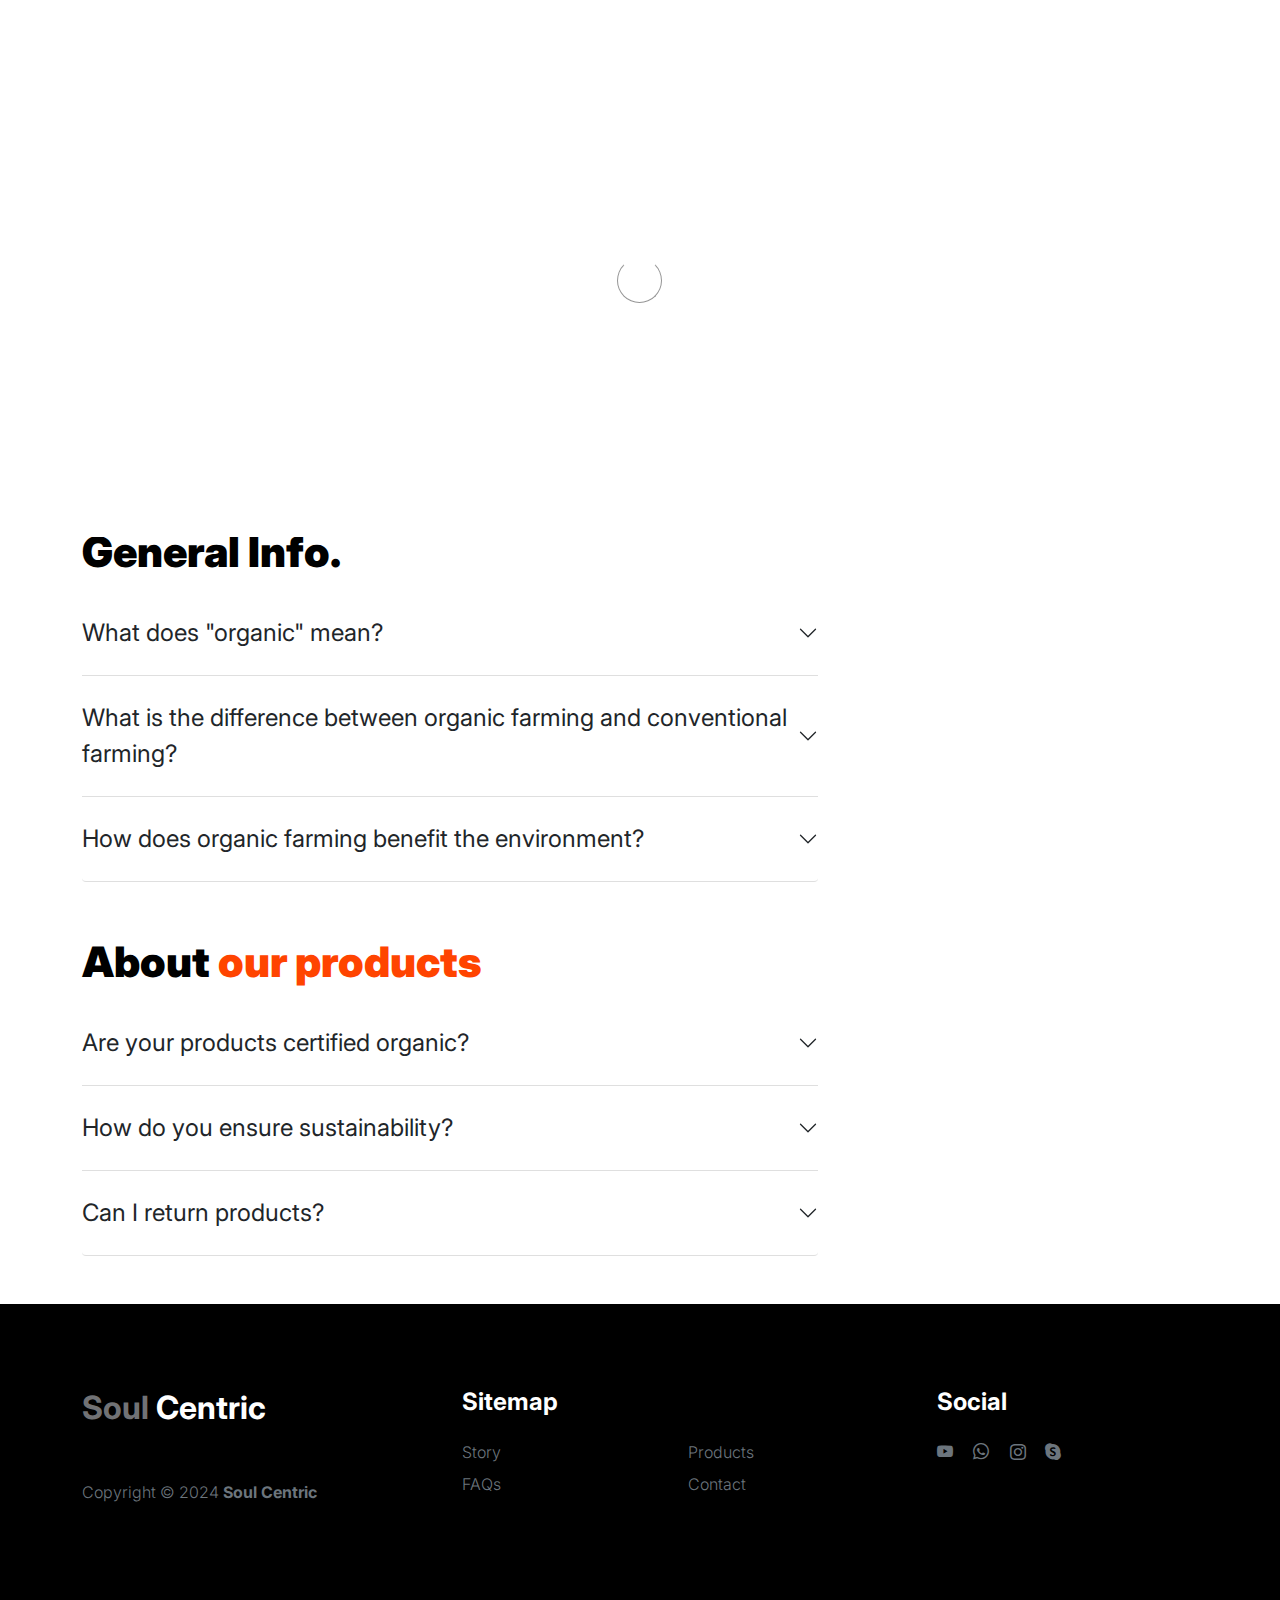
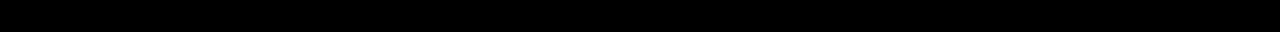
<file: faq.html>
<!doctype html>
<html lang="en">
    <head>
        <meta charset="utf-8">
        <meta name="viewport" content="width=device-width, initial-scale=1">

        <meta name="description" content="">
        <meta name="author" content="">

        <title>Soul Centric - FAQs Page</title>

        <!-- CSS FILES -->
        <link rel="preconnect" href="https://fonts.googleapis.com">

        <link rel="preconnect" href="https://fonts.gstatic.com" crossorigin>

        <link href="https://fonts.googleapis.com/css2?family=Inter:wght@100;300;400;700;900&display=swap" rel="stylesheet">

        <link href="css/bootstrap.min.css" rel="stylesheet">
        <link href="css/bootstrap-icons.css" rel="stylesheet">

        <link rel="stylesheet" href="css/slick.css"/>

        <link href="css/tooplate-little-fashion.css" rel="stylesheet">
        
<!--

Tooplate 2127 Little Fashion

https://www.tooplate.com/view/2127-little-fashion

-->
    </head>
    
    <body>

        <section class="preloader">
            <div class="spinner">
                <span class="sk-inner-circle"></span>
            </div>
        </section>
    
        <main>

            <nav class="navbar navbar-expand-lg">
                <div class="container">
                    <button class="navbar-toggler" type="button" data-bs-toggle="collapse" data-bs-target="#navbarNav" aria-controls="navbarNav" aria-expanded="false" aria-label="Toggle navigation">
                        <span class="navbar-toggler-icon"></span>
                    </button>

                    <a class="navbar-brand" href="index.html">
                        <strong><span>Soul</span> Centric</strong>
                    </a>

                    <!-- <div class="d-lg-none">
                        <a href="sign-in.html" class="bi-person custom-icon me-3"></a>

                        <a href="product-detail.html" class="bi-bag custom-icon"></a>
                    </div> -->

                    <div class="collapse navbar-collapse" id="navbarNav">
                        <ul class="navbar-nav mx-auto">
                            <li class="nav-item">
                                <a class="nav-link" href="index.html">Home</a>
                            </li>

                            <li class="nav-item">
                                <a class="nav-link" href="about.html">Story</a>
                            </li>

                            <li class="nav-item">
                                <a class="nav-link" href="products.html">Products</a>
                            </li>

                            <li class="nav-item">
                                <a class="nav-link active" href="faq.html">FAQs</a>
                            </li>

                            <li class="nav-item">
                                <a class="nav-link" href="contact.html">Contact</a>
                            </li>
                        </ul>

                        <!-- <div class="d-none d-lg-block">
                            <a href="sign-in.html" class="bi-person custom-icon me-3"></a>

                            <a href="product-detail.html" class="bi-bag custom-icon"></a>
                        </div> -->
                    </div>
                </div>
            </nav>

            <header class="site-header section-padding d-flex justify-content-center align-items-center">
                <div class="container">
                    <div class="row">

                        <div class="col-lg-10 col-12">
                            <h1>
                                <span class="d-block text-primary">Your favorite questions</span>
                                <span class="d-block text-dark">and our answers to them</span>
                            </h1>
                        </div>
                    </div>
                </div>
            </header>

            <section class="faq section-padding">
                <div class="container">
                    <div class="row">
                        
                        <div class="col-lg-8 col-12">
                            <h2>General Info.</h2>

                            <div class="accordion" id="accordionGeneral">
                                <div class="accordion-item">
                                    <h2 class="accordion-header" id="headingOne">
                                        <button class="accordion-button collapsed" type="button" data-bs-toggle="collapse" data-bs-target="#accordionGeneralOne" aria-expanded="true" aria-controls="accordionGeneralOne">
                                        What does "organic" mean?
                                        </button>
                                    </h2>

                                    <div id="accordionGeneralOne" class="accordion-collapse collapse" aria-labelledby="headingOne" data-bs-parent="#accordionGeneral">

                                        <div class="accordion-body">
                                            <p class="large-paragraph">Organic refers to products grown and processed without the use of synthetic chemicals, pesticides, or genetically modified organisms (GMOs). Organic farming practices support environmental health and aim to produce food sustainably.</p>
                                        </div>
                                    </div>
                                </div>

                                <div class="accordion-item">
                                    <h2 class="accordion-header" id="headingTwo">
                                        <button class="accordion-button collapsed" type="button" data-bs-toggle="collapse" data-bs-target="#accordionGeneralTwo" aria-expanded="false" aria-controls="accordionGeneralTwo">
                                        What is the difference between organic farming and conventional farming?
                                        </button>
                                    </h2>

                                    <div id="accordionGeneralTwo" class="accordion-collapse collapse" aria-labelledby="headingTwo" data-bs-parent="#accordionGeneral">

                                        <div class="accordion-body">
                                            <p class="large-paragraph">Organic farming avoids the use of synthetic pesticides, fertilizers, and GMOs. Instead, it relies on natural methods such as crop rotation, composting, and biological pest control to maintain soil health and promote biodiversity. Conventional farming often uses chemicals and genetically modified seeds to increase yield, which can harm the environment and reduce soil fertility over time.</p>
                                        </div>
                                    </div>
                                </div>

                                <div class="accordion-item">
                                    <h2 class="accordion-header" id="headingThree">
                                        <button class="accordion-button collapsed" type="button" data-bs-toggle="collapse" data-bs-target="#accordionGeneralThree" aria-expanded="false" aria-controls="accordionGeneralThree">
                                            How does organic farming benefit the environment?</button>
                                    </h2>

                                    <div id="accordionGeneralThree" class="accordion-collapse collapse" aria-labelledby="headingThree" data-bs-parent="#accordionGeneral">

                                        <div class="accordion-body">
                                            <p class="large-paragraph">Organic farming helps preserve ecosystems by promoting biodiversity, improving soil quality, and reducing pollution from chemical runoff. It also uses less energy and water, minimizes carbon emissions, and supports healthy soil, which can sequester carbon and combat climate change.</p>
                                        </div>
                                    </div>
                                </div>

                            </div>

                            <h2 class="mt-5">About <span>our products</span></h2>

                            <div class="accordion" id="accordionProduct">
                                <div class="accordion-item">
                                    <h2 class="accordion-header" id="headingFour">
                                        <button class="accordion-button collapsed" type="button" data-bs-toggle="collapse" data-bs-target="#accordionProductOne" aria-expanded="true" aria-controls="accordionProductOne">
                                        Are your products certified organic?</button>
                                    </h2>

                                    <div id="accordionProductOne" class="accordion-collapse collapse" aria-labelledby="headingFour" data-bs-parent="#accordionProduct">

                                        <div class="accordion-body">
                                            <p class="large-paragraph"><strong>Yes,</strong>  all of our products are certified by nationally recognized organic standards, ensuring they are free from synthetic chemicals, additives, and harmful pesticides.</p>
                                        </div>
                                    </div>
                                </div>

                                <div class="accordion-item">
                                    <h2 class="accordion-header" id="headingFive">
                                        <button class="accordion-button collapsed" type="button" data-bs-toggle="collapse" data-bs-target="#accordionProductTwo" aria-expanded="false" aria-controls="accordionProductTwo">
                                        How do you ensure sustainability?</button>
                                    </h2>

                                    <div id="accordionProductTwo" class="accordion-collapse collapse" aria-labelledby="headingFive" data-bs-parent="#accordionProduct">

                                        <div class="accordion-body">
                                            <p class="large-paragraph">We prioritize eco-friendly practices at every step of our supply chain, from sourcing to packaging. Our commitment includes working with sustainable farms, using minimal packaging, and offering carbon-neutral shipping.</p>
                                        </div>
                                    </div>
                                </div>
                                <div class="accordion-item">
                                    <h2 class="accordion-header" id="headingSix">
                                        <button class="accordion-button collapsed" type="button" data-bs-toggle="collapse" data-bs-target="#accordionProductThree" aria-expanded="false" aria-controls="accordionProductThree">
                                        Can I return products?</button>
                                    </h2>

                                    <div id="accordionProductThree" class="accordion-collapse collapse" aria-labelledby="headingSix" data-bs-parent="#accordionProduct">

                                        <div class="accordion-body">
                                            <p class="large-paragraph">We stand by the quality of our products and offer a 30-day return policy. If you're not satisfied with your purchase, simply contact our customer support team.</p>
                                        </div>
                                    </div>
                                </div>

                            </div>

                        </div>

                    </div>
                </div>
            </section>

        </main>

        <footer class="site-footer">
            <div class="container">
                <div class="row">

                    <div class="col-lg-3 col-10 me-auto mb-4">
                        <h4 class="text-white mb-3"><a href="index.html">Soul</a> Centric</h4>
                        <p class="copyright-text text-muted mt-lg-5 mb-4 mb-lg-0">Copyright © 2024 <strong>Soul Centric</strong></p>
                        <br>
                        <!-- <p class="copyright-text">Designed by <a href="https://www.tooplate.com/" target="_blank">Tooplate</a></p> -->
                    </div>

                    <div class="col-lg-5 col-8">
                        <h5 class="text-white mb-3">Sitemap</h5>

                        <ul class="footer-menu d-flex flex-wrap">
                            <li class="footer-menu-item"><a href="about.html" class="footer-menu-link">Story</a></li>

                            <li class="footer-menu-item"><a href="products.html" class="footer-menu-link">Products</a></li>

                            <!-- <li class="footer-menu-item"><a href="#" class="footer-menu-link">Privacy policy</a></li> -->

                            <li class="footer-menu-item"><a href="faq.html" class="footer-menu-link">FAQs</a></li>

                            <li class="footer-menu-item"><a href="contact.html" class="footer-menu-link">Contact</a></li>
                        </ul>
                    </div>

                    <div class="col-lg-3 col-4">
                        <h5 class="text-white mb-3">Social</h5>

                        <ul class="social-icon">

                            <li><a href="#" class="social-icon-link bi-youtube"></a></li>

                            <li><a href="#" class="social-icon-link bi-whatsapp"></a></li>

                            <li><a href="#" class="social-icon-link bi-instagram"></a></li>

                            <li><a href="#" class="social-icon-link bi-skype"></a></li>
                        </ul>
                    </div>

                </div>
            </div>
        </footer>

        <!-- JAVASCRIPT FILES -->
        <script src="js/jquery.min.js"></script>
        <script src="js/bootstrap.bundle.min.js"></script>
        <script src="js/Headroom.js"></script>
        <script src="js/jQuery.headroom.js"></script>
        <script src="js/slick.min.js"></script>
        <script src="js/custom.js"></script>

    </body>
</html>
</file>
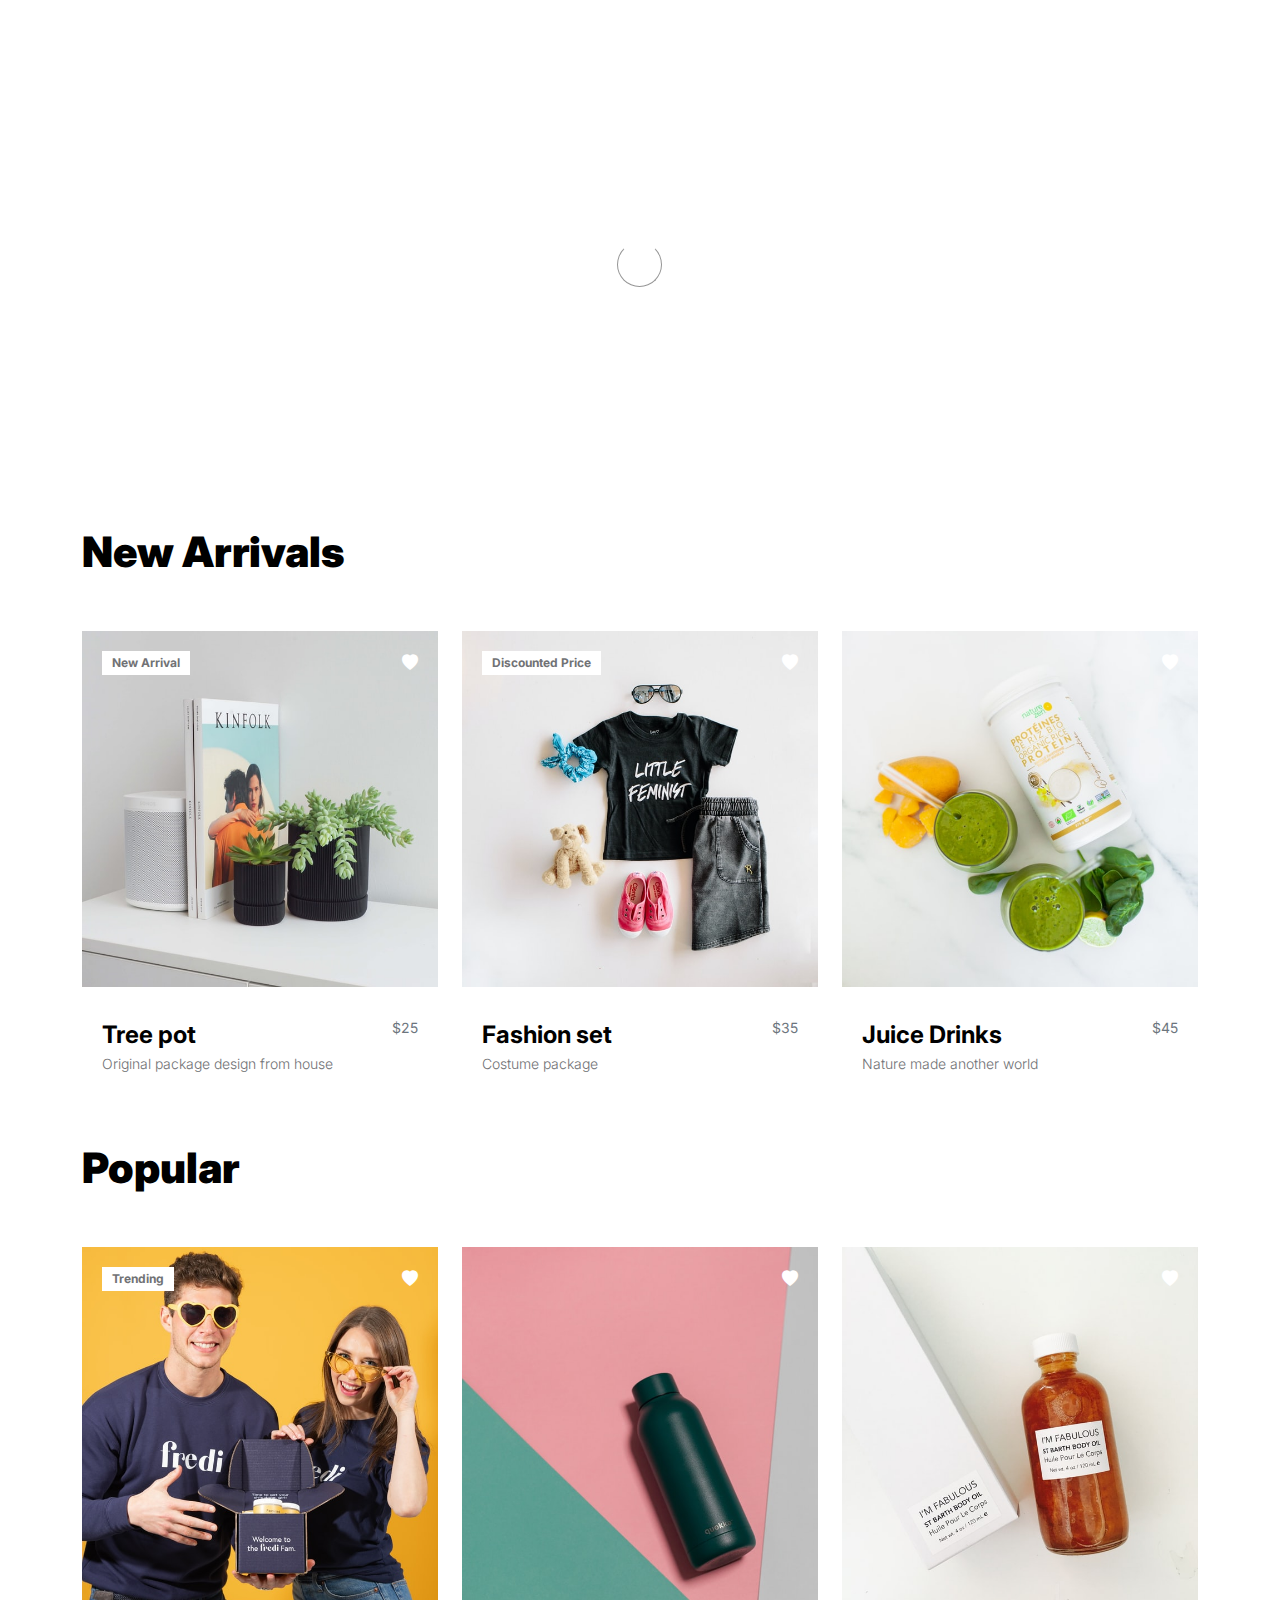
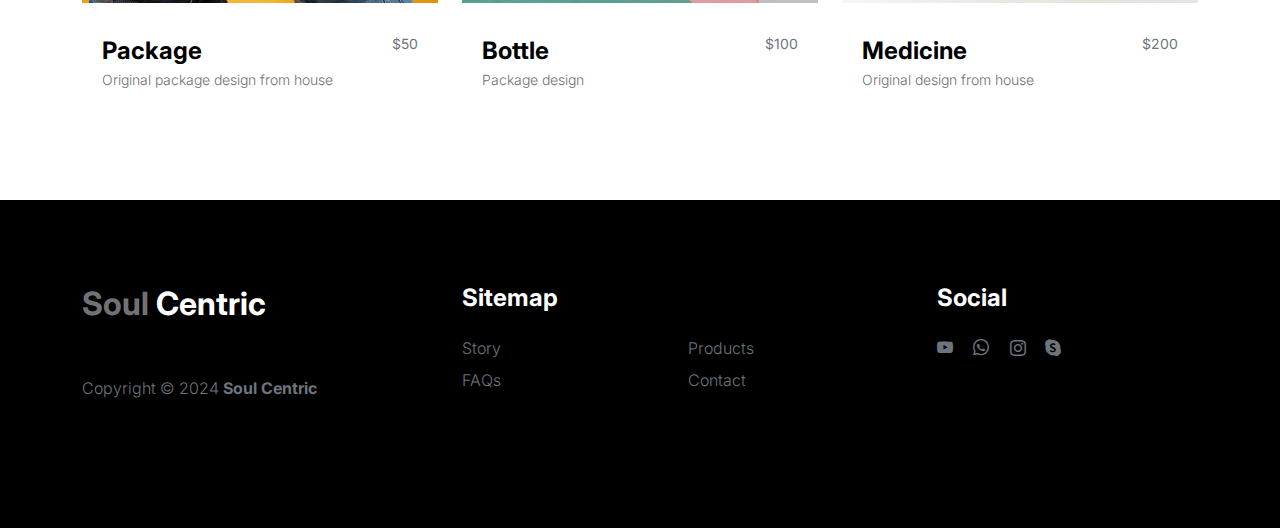
<file: productsORG.html>
<!doctype html>
<html lang="en">
    <head>
        <meta charset="utf-8">
        <meta name="viewport" content="width=device-width, initial-scale=1">

        <meta name="description" content="">
        <meta name="author" content="">

        <title>Soul Centric - Products</title>

        <link rel="preconnect" href="https://fonts.googleapis.com">

        <link rel="preconnect" href="https://fonts.gstatic.com" crossorigin>

        <link href="https://fonts.googleapis.com/css2?family=Inter:wght@100;300;400;700;900&display=swap" rel="stylesheet">

        <link href="css/bootstrap.min.css" rel="stylesheet">
        <link href="css/bootstrap-icons.css" rel="stylesheet">

        <link rel="stylesheet" href="css/slick.css"/>

        <link href="css/tooplate-little-fashion.css" rel="stylesheet">

    </head>
    
    <body>

        <section class="preloader">
            <div class="spinner">
                <span class="sk-inner-circle"></span>
            </div>
        </section>
    
        <main>

            <nav class="navbar navbar-expand-lg">
                <div class="container">
                    <button class="navbar-toggler" type="button" data-bs-toggle="collapse" data-bs-target="#navbarNav" aria-controls="navbarNav" aria-expanded="false" aria-label="Toggle navigation">
                        <span class="navbar-toggler-icon"></span>
                    </button>

                    <a class="navbar-brand" href="index.html">
                        <strong><span>Little</span> Fashion</strong>
                    </a>

                    <div class="d-lg-none">
                        <a href="sign-in.html" class="bi-person custom-icon me-3"></a>

                        <a href="product-detail.html" class="bi-bag custom-icon"></a>
                    </div>

                    <div class="collapse navbar-collapse" id="navbarNav">
                        <ul class="navbar-nav mx-auto">
                            <li class="nav-item">
                                <a class="nav-link" href="index.html">Home</a>
                            </li>

                            <li class="nav-item">
                                <a class="nav-link" href="about.html">Story</a>
                            </li>

                            <li class="nav-item">
                                <a class="nav-link active" href="products.html">Products</a>
                            </li>

                            <li class="nav-item">
                                <a class="nav-link" href="faq.html">FAQs</a>
                            </li>

                            <li class="nav-item">
                                <a class="nav-link" href="contact.html">Contact</a>
                            </li>
                        </ul>

                        <div class="d-none d-lg-block">
                            <a href="sign-in.html" class="bi-person custom-icon me-3"></a>

                            <a href="product-detail.html" class="bi-bag custom-icon"></a>
                        </div>
                    </div>
                </div>
            </nav>

            <header class="site-header section-padding d-flex justify-content-center align-items-center">
                <div class="container">
                    <div class="row">

                        <div class="col-lg-10 col-12">
                            <h1>
                                <span class="d-block text-primary">Choose your</span>
                                <span class="d-block text-dark">favorite stuffs</span>
                            </h1>
                        </div>
                    </div>
                </div>
            </header>

            <section class="products section-padding">
                <div class="container">
                    <div class="row">
                        
                        <div class="col-12">
                            <h2 class="mb-5">New Arrivals</h2>
                        </div>

                        <div class="col-lg-4 col-12 mb-3">
                            <div class="product-thumb">
                                <a href="product-detail.html">
                                    <img src="images/product/evan-mcdougall-qnh1odlqOmk-unsplash.jpeg" class="img-fluid product-image" alt="">
                                </a>

                                <div class="product-top d-flex">
                                    <span class="product-alert me-auto">New Arrival</span>

                                    <a href="#" class="bi-heart-fill product-icon"></a>
                                </div>

                                <div class="product-info d-flex">
                                    <div>
                                        <h5 class="product-title mb-0">
                                            <a href="product-detail.html" class="product-title-link">Tree pot</a>
                                        </h5>

                                        <p class="product-p">Original package design from house</p>
                                    </div>

                                    <small class="product-price text-muted ms-auto">$25</small>
                                </div>
                            </div>
                        </div>

                        <div class="col-lg-4 col-12 mb-3">
                            <div class="product-thumb">
                                <a href="product-detail.html">
                                    <img src="images/product/jordan-nix-CkCUvwMXAac-unsplash.jpeg" class="img-fluid product-image" alt="">
                                </a>

                                <div class="product-top d-flex">
                                    <span class="product-alert">Discounted Price</span>

                                    <a href="#" class="bi-heart-fill product-icon ms-auto"></a>
                                </div>

                                <div class="product-info d-flex">
                                    <div>
                                        <h5 class="product-title mb-0">
                                            <a href="product-detail.html" class="product-title-link">Fashion set</a>
                                        </h5>

                                        <p class="product-p">Costume package</p>
                                    </div>

                                    <small class="product-price text-muted ms-auto">$35</small>
                                </div>
                            </div>
                        </div>

                        <div class="col-lg-4 col-12">
                            <div class="product-thumb">
                                <a href="product-detail.html">
                                    <img src="images/product/nature-zen-3Dn1BZZv3m8-unsplash.jpeg" class="img-fluid product-image" alt="">
                                </a>

                                <div class="product-top d-flex">
                                    <a href="#" class="bi-heart-fill product-icon ms-auto"></a>
                                </div>

                                <div class="product-info d-flex">
                                    <div>
                                        <h5 class="product-title mb-0">
                                            <a href="product-detail.html" class="product-title-link">Juice Drinks</a>
                                        </h5>

                                        <p class="product-p">Nature made another world</p>
                                    </div>

                                    <small class="product-price text-muted ms-auto">$45</small>
                                </div>
                            </div>
                        </div>

                        <div class="col-12">
                            <h2 class="mb-5">Popular</h2>
                        </div>

                        <div class="col-lg-4 col-12 mb-3">
                            <div class="product-thumb">
                                <a href="product-detail.html">
                                    <img src="images/product/team-fredi-8HRKoay8VJE-unsplash.jpeg" class="img-fluid product-image" alt="">
                                </a>

                                <div class="product-top d-flex">
                                    <span class="product-alert">Trending</span>

                                    <a href="#" class="bi-heart-fill product-icon ms-auto"></a>
                                </div>

                                <div class="product-info d-flex">
                                    <div>
                                        <h5 class="product-title mb-0">
                                            <a href="product-detail.html" class="product-title-link">Package</a>
                                        </h5>

                                        <p class="product-p">Original package design from house</p>
                                    </div>

                                    <small class="product-price text-muted ms-auto">$50</small>
                                </div>
                            </div>
                        </div>

                        <div class="col-lg-4 col-12 mb-3">
                            <div class="product-thumb">
                                <a href="product-detail.html">
                                    <img src="images/product/quokkabottles-kFc1_G1GvKA-unsplash.jpeg" class="img-fluid product-image" alt="">
                                </a>

                                <div class="product-top d-flex">
                                    <a href="#" class="bi-heart-fill product-icon ms-auto"></a>
                                </div>

                                <div class="product-info d-flex">
                                    <div>
                                        <h5 class="product-title mb-0">
                                            <a href="product-detail.html" class="product-title-link">Bottle</a>
                                        </h5>

                                        <p class="product-p">Package design</p>
                                    </div>

                                    <small class="product-price text-muted ms-auto">$100</small>
                                </div>
                            </div>
                        </div>

                        <div class="col-lg-4 col-12 mb-3">
                            <div class="product-thumb">
                                <a href="product-detail.html">
                                    <img src="images/product/anis-m-WnVrO-DvxcE-unsplash.jpeg" class="img-fluid product-image" alt="">
                                </a>

                                <div class="product-top d-flex">
                                    <a href="#" class="bi-heart-fill product-icon ms-auto"></a>
                                </div>

                                <div class="product-info d-flex">
                                    <div>
                                        <h5 class="product-title mb-0">
                                            <a href="product-detail.html" class="product-title-link">Medicine</a>
                                        </h5>

                                        <p class="product-p">Original design from house</p>
                                    </div>

                                    <small class="product-price text-muted ms-auto">$200</small>
                                </div>
                            </div>
                        </div>

                    </div>
                </div>
            </section>

        </main>

        <footer class="site-footer">
            <div class="container">
                <div class="row">

                    <div class="col-lg-3 col-10 me-auto mb-4">
                        <h4 class="text-white mb-3"><a href="index.html">Soul</a> Centric</h4>
                        <p class="copyright-text text-muted mt-lg-5 mb-4 mb-lg-0">Copyright © 2024 <strong>Soul Centric</strong></p>
                        <br>
                        <!-- <p class="copyright-text">Designed by <a href="https://www.tooplate.com/" target="_blank">Tooplate</a></p> -->
                    </div>

                    <div class="col-lg-5 col-8">
                        <h5 class="text-white mb-3">Sitemap</h5>

                        <ul class="footer-menu d-flex flex-wrap">
                            <li class="footer-menu-item"><a href="about.html" class="footer-menu-link">Story</a></li>

                            <li class="footer-menu-item"><a href="products.html" class="footer-menu-link">Products</a></li>

                            <!-- <li class="footer-menu-item"><a href="#" class="footer-menu-link">Privacy policy</a></li> -->

                            <li class="footer-menu-item"><a href="faq.html" class="footer-menu-link">FAQs</a></li>

                            <li class="footer-menu-item"><a href="contact.html" class="footer-menu-link">Contact</a></li>
                        </ul>
                    </div>

                    <div class="col-lg-3 col-4">
                        <h5 class="text-white mb-3">Social</h5>

                        <ul class="social-icon">

                            <li><a href="#" class="social-icon-link bi-youtube"></a></li>

                            <li><a href="#" class="social-icon-link bi-whatsapp"></a></li>

                            <li><a href="#" class="social-icon-link bi-instagram"></a></li>

                            <li><a href="#" class="social-icon-link bi-skype"></a></li>
                        </ul>
                    </div>

                </div>
            </div>
        </footer>

        <!-- JAVASCRIPT FILES -->
        <script src="js/jquery.min.js"></script>
        <script src="js/bootstrap.bundle.min.js"></script>
        <script src="js/Headroom.js"></script>
        <script src="js/jQuery.headroom.js"></script>
        <script src="js/slick.min.js"></script>
        <script src="js/custom.js"></script>

    </body>
</html>
</file>
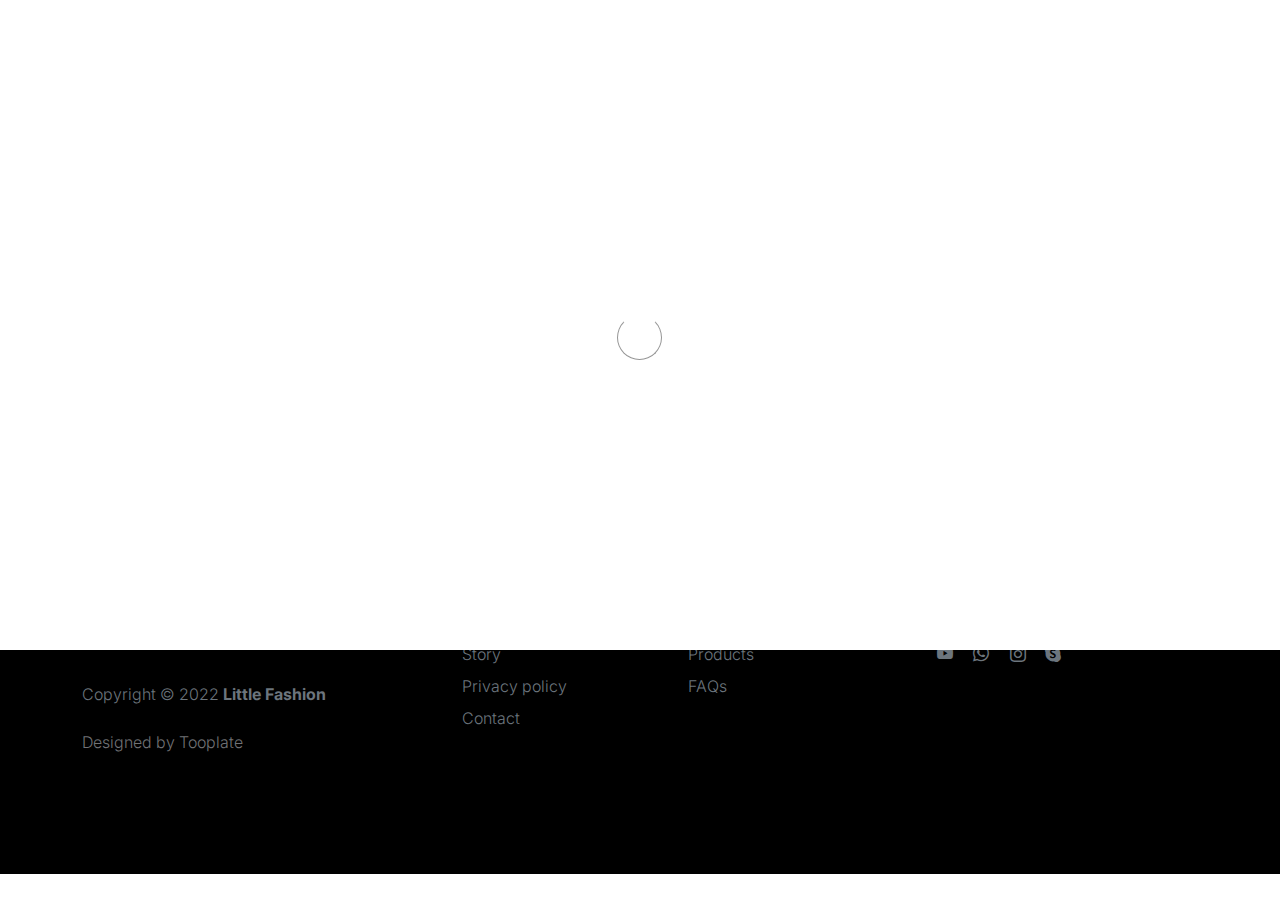
<file: sign-in.html>
<!doctype html>
<html lang="en">
    <head>
        <meta charset="utf-8">
        <meta name="viewport" content="width=device-width, initial-scale=1">

        <meta name="description" content="">
        <meta name="author" content="">

        <title>Tooplate's Little Fashion - Sign In Page</title>

        <!-- CSS FILES -->
        <link rel="preconnect" href="https://fonts.googleapis.com">

        <link rel="preconnect" href="https://fonts.gstatic.com" crossorigin>

        <link href="https://fonts.googleapis.com/css2?family=Inter:wght@100;300;400;700;900&display=swap" rel="stylesheet">

        <link href="css/bootstrap.min.css" rel="stylesheet">
        <link href="css/bootstrap-icons.css" rel="stylesheet">

        <link rel="stylesheet" href="css/slick.css"/>

        <link href="css/tooplate-little-fashion.css" rel="stylesheet">
        

    </head>
    
    <body>

        <section class="preloader">
            <div class="spinner">
                <span class="sk-inner-circle"></span>
            </div>
        </section>
    
        <main>

            <section class="sign-in-form section-padding">
                <div class="container">
                    <div class="row">

                        <div class="col-lg-8 mx-auto col-12">

                            <h1 class="hero-title text-center mb-5">Sign In</h1>

                            <div class="row">
                                <div class="col-lg-8 col-11 mx-auto">
                                    <form role="form" method="post">

                                        <div class="form-floating mb-4 p-0">
                                            <input type="email" name="email" id="email" pattern="[^ @]*@[^ @]*" class="form-control" placeholder="Email address" required>

                                            <label for="email">Email address</label>
                                        </div>

                                        <div class="form-floating p-0">
                                            <input type="password" name="password" id="password" class="form-control" placeholder="Password" required>

                                            <label for="password">Password</label>
                                        </div>

                                        <button type="submit" class="btn custom-btn form-control mt-4 mb-3">
                                            Sign in
                                        </button>

                                        <p class="text-center">Don’t have an account? <a href="sign-up.html">Create One</a></p>

                                    </form>
                                </div>
                            </div>
                            
                        </div>

                    </div>
                </div>
            </section>

        </main>

        <footer class="site-footer">
            <div class="container">
                <div class="row">

                    <div class="col-lg-3 col-10 me-auto mb-4">
                        <h4 class="text-white mb-3"><a href="index.html">Little</a> Fashion</h4>
                        <p class="copyright-text text-muted mt-lg-5 mb-4 mb-lg-0">Copyright © 2022 <strong>Little Fashion</strong></p>
                        <br>
                        <p class="copyright-text">Designed by <a href="https://www.tooplate.com/" target="_blank">Tooplate</a></p>
                    </div>

                    <div class="col-lg-5 col-8">
                        <h5 class="text-white mb-3">Sitemap</h5>

                        <ul class="footer-menu d-flex flex-wrap">
                            <li class="footer-menu-item"><a href="about.html" class="footer-menu-link">Story</a></li>

                            <li class="footer-menu-item"><a href="#" class="footer-menu-link">Products</a></li>

                            <li class="footer-menu-item"><a href="#" class="footer-menu-link">Privacy policy</a></li>

                            <li class="footer-menu-item"><a href="#" class="footer-menu-link">FAQs</a></li>

                            <li class="footer-menu-item"><a href="#" class="footer-menu-link">Contact</a></li>
                        </ul>
                    </div>

                    <div class="col-lg-3 col-4">
                        <h5 class="text-white mb-3">Social</h5>

                        <ul class="social-icon">

                            <li><a href="#" class="social-icon-link bi-youtube"></a></li>

                            <li><a href="#" class="social-icon-link bi-whatsapp"></a></li>

                            <li><a href="#" class="social-icon-link bi-instagram"></a></li>

                            <li><a href="#" class="social-icon-link bi-skype"></a></li>
                        </ul>
                    </div>

                </div>
            </div>
        </footer>

        <!-- JAVASCRIPT FILES -->
        <script src="js/jquery.min.js"></script>
        <script src="js/bootstrap.bundle.min.js"></script>
        <script src="js/Headroom.js"></script>
        <script src="js/jQuery.headroom.js"></script>
        <script src="js/slick.min.js"></script>
        <script src="js/custom.js"></script>

    </body>
</html>
</file>
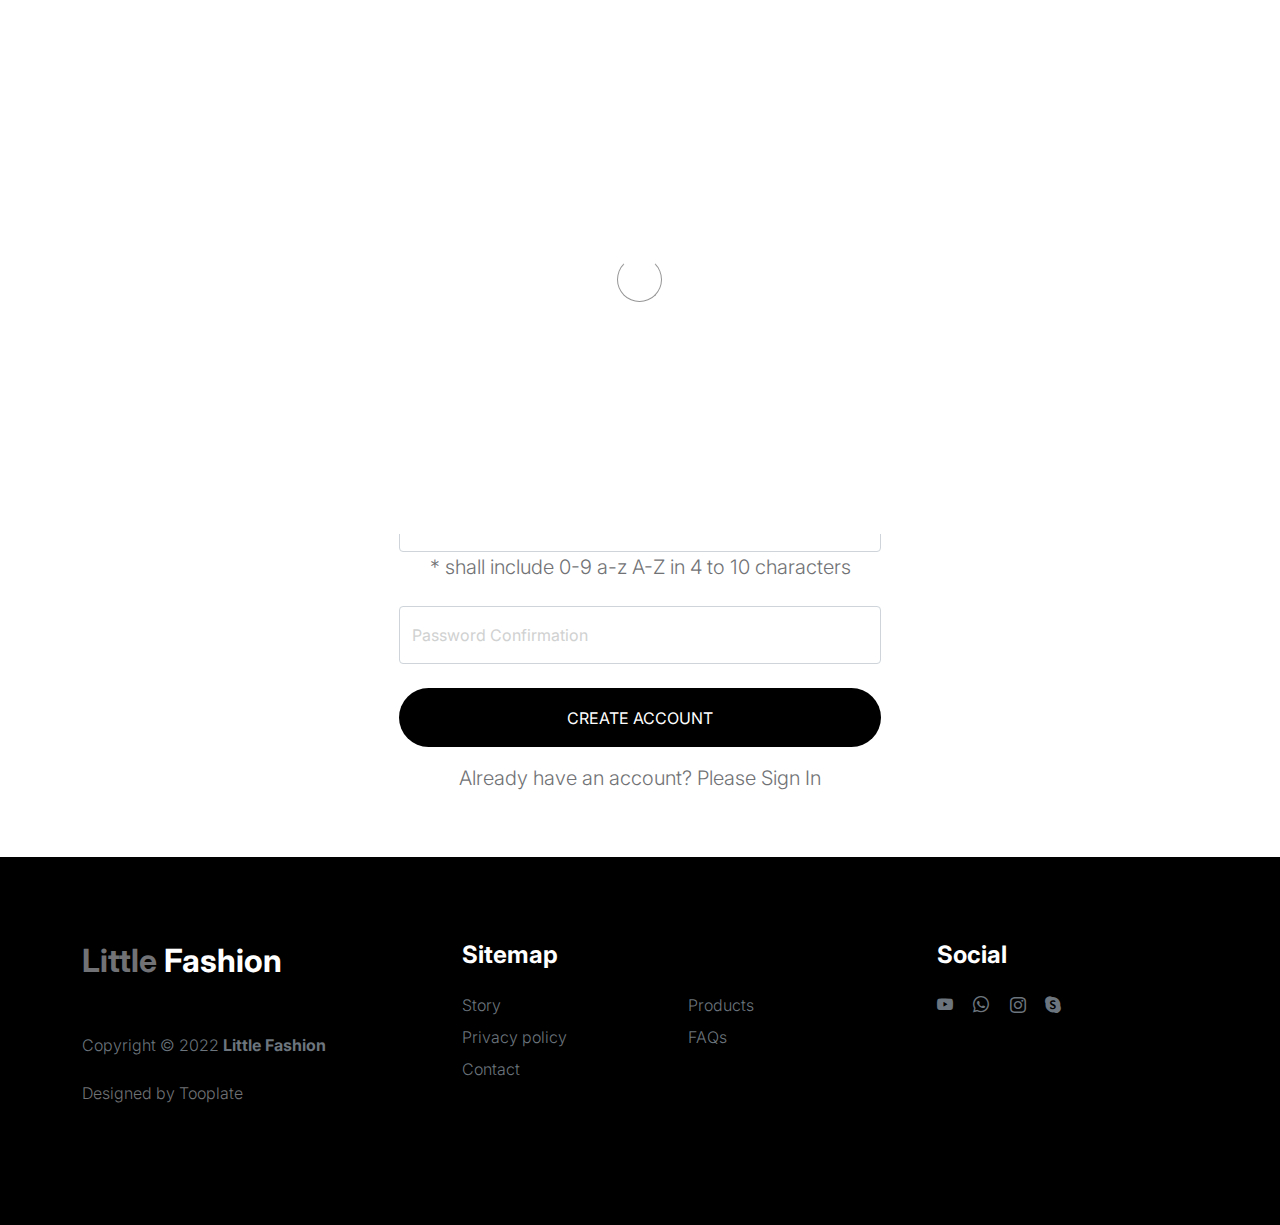
<file: sign-up.html>
<!doctype html>
<html lang="en">
    <head>
        <meta charset="utf-8">
        <meta name="viewport" content="width=device-width, initial-scale=1">

        <meta name="description" content="">
        <meta name="author" content="">

        <title>Tooplate's Little Fashion - Sign Up Page</title>

        <!-- CSS FILES -->
        <link rel="preconnect" href="https://fonts.googleapis.com">

        <link rel="preconnect" href="https://fonts.gstatic.com" crossorigin>

        <link href="https://fonts.googleapis.com/css2?family=Inter:wght@100;300;400;700;900&display=swap" rel="stylesheet">

        <link href="css/bootstrap.min.css" rel="stylesheet">
        <link href="css/bootstrap-icons.css" rel="stylesheet">

        <link rel="stylesheet" href="css/slick.css"/>

        <link href="css/tooplate-little-fashion.css" rel="stylesheet">
        
<!--

Tooplate 2127 Little Fashion

https://www.tooplate.com/view/2127-little-fashion

-->
    </head>
    
    <body>

        <section class="preloader">
            <div class="spinner">
                <span class="sk-inner-circle"></span>
            </div>
        </section>
    
        <main>

            <section class="sign-in-form section-padding">
                <div class="container">
                    <div class="row">

                        <div class="col-lg-8 mx-auto col-12">

                            <h1 class="hero-title text-center mb-5">Sign Up</h1>

                            <div class="social-login d-flex flex-column w-50 m-auto">
                                
                                <a href="#" class="btn custom-btn social-btn mb-4">
                                    <i class="bi bi-google me-3"></i>

                                    Continue with Google
                                </a>

                                <a href="#" class="btn custom-btn social-btn">
                                    <i class="bi bi-facebook me-3"></i>

                                    Continue with Facebook
                                </a>
                            </div>

                            <div class="div-separator w-50 m-auto my-5"><span>or</span></div>

                            <div class="row">
                                <div class="col-lg-8 col-11 mx-auto">
                                    <form role="form" method="post">

                                        <div class="form-floating">
                                            <input type="email" name="email" id="email" pattern="[^ @]*@[^ @]*" class="form-control" placeholder="Email address" required>

                                            <label for="email">Email address</label>
                                        </div>

                                        <div class="form-floating my-4">
                                            <input type="password" name="password" id="password" pattern="[0-9a-zA-Z]{4,10}" class="form-control" placeholder="Password" required>

                                            <label for="password">Password</label>
                                            
                                            <p class="text-center">* shall include 0-9 a-z A-Z in 4 to 10 characters</p>
                                        </div>

                                        <div class="form-floating">
                                            <input type="password" name="confirm_password" id="confirm_password" pattern="[0-9a-zA-Z]{4,10}" class="form-control" placeholder="Password" required>

                                            <label for="confirm_password">Password Confirmation</label>
                                        </div>

                                        <button type="submit" class="btn custom-btn form-control mt-4 mb-3">
                                            Create account
                                        </button>

                                        <p class="text-center">Already have an account? Please <a href="sign-in.html">Sign In</a></p>

                                    </form>
                                </div>
                            </div>
                            
                        </div>

                    </div>
                </div>
            </section>

        </main>

        <footer class="site-footer">
            <div class="container">
                <div class="row">

                    <div class="col-lg-3 col-10 me-auto mb-4">
                        <h4 class="text-white mb-3"><a href="index.html">Little</a> Fashion</h4>
                        <p class="copyright-text text-muted mt-lg-5 mb-4 mb-lg-0">Copyright © 2022 <strong>Little Fashion</strong></p>
                        <br>
                        <p class="copyright-text">Designed by <a href="https://www.tooplate.com/" target="_blank">Tooplate</a></p>
                    </div>

                    <div class="col-lg-5 col-8">
                        <h5 class="text-white mb-3">Sitemap</h5>

                        <ul class="footer-menu d-flex flex-wrap">
                            <li class="footer-menu-item"><a href="about.html" class="footer-menu-link">Story</a></li>

                            <li class="footer-menu-item"><a href="#" class="footer-menu-link">Products</a></li>

                            <li class="footer-menu-item"><a href="#" class="footer-menu-link">Privacy policy</a></li>

                            <li class="footer-menu-item"><a href="#" class="footer-menu-link">FAQs</a></li>

                            <li class="footer-menu-item"><a href="#" class="footer-menu-link">Contact</a></li>
                        </ul>
                    </div>

                    <div class="col-lg-3 col-4">
                        <h5 class="text-white mb-3">Social</h5>

                        <ul class="social-icon">

                            <li><a href="#" class="social-icon-link bi-youtube"></a></li>

                            <li><a href="#" class="social-icon-link bi-whatsapp"></a></li>

                            <li><a href="#" class="social-icon-link bi-instagram"></a></li>

                            <li><a href="#" class="social-icon-link bi-skype"></a></li>
                        </ul>
                    </div>

                </div>
            </div>
        </footer>

        <!-- JAVASCRIPT FILES -->
        <script src="js/jquery.min.js"></script>
        <script src="js/bootstrap.bundle.min.js"></script>
        <script src="js/Headroom.js"></script>
        <script src="js/jQuery.headroom.js"></script>
        <script src="js/slick.min.js"></script>
        <script src="js/custom.js"></script>

    </body>
</html>
</file>
<file: css/tooplate-little-fashion.css>
/*

Tooplate 2127 Little Fashion

https://www.tooplate.com/view/2127-little-fashion

*/


/*---------------------------------------
  CUSTOM PROPERTIES ( VARIABLES )             
-----------------------------------------*/
:root {
  --white-color:                #FFFFFF;
  --primary-color:              #FF4400;
  --section-bg-color:           #f0f8ff;
  --dark-color:                 #000000;
  --grey-color:                 #d0d1d1;
  --p-color:                    #717275;

  --body-font-family:           'Inter', sans-serif;

  --h5-font-size:               24px;
  --p-font-size:                20px;
  --copyright-text-font-size:   16px;
  --product-link-font-size:     14px;
  --custom-link-font-size:      12px;

  --font-weight-thin:           100;
  --font-weight-light:          300;
  --font-weight-normal:         400;
  --font-weight-bold:           700;
  --font-weight-black:          900;
}

body,
html {
  height: 100%;
}

html {
  scroll-behavior: smooth;
}

@media screen and (prefers-reduced-motion: reduce) {
  html {
    scroll-behavior: auto;
  }
}

body {
    background: var(--white-color);
    font-family: var(--body-font-family);    
    position: relative;
}

/*---------------------------------------
  TYPOGRAPHY               
-----------------------------------------*/

h2,
h3,
h4,
h5,
h6 {
  color: var(--dark-color);
  line-height: inherit;
}

h1,
h2,
h3,
h4,
h5,
h6 {
  font-weight: var(--font-weight-bold);
}

h1,
h2 {
  font-weight: var(--font-weight-black);
}

h1 {
  font-size: 64px;
  line-height: normal;
}

h2 {
  font-size: 42px;
}

h3 {
  font-size: 36px;
}

h4 {
  font-size: 32px;
}

h5 {
  font-size: 24px;
}

h6 {
  font-size: 20px;
}

p {
  color: var(--p-color);
  font-size: var(--p-font-size);
  font-weight: var(--font-weight-light);
}

a, 
button {
  touch-action: manipulation;
  transition: all 0.3s;
}

a {
  color: var(--p-color);
  text-decoration: none;
}

a:hover {
  color: var(--primary-color);
}

.text-primary {
  color: var(--primary-color) !important;
}

::selection {
  background: var(--primary-color);
  color: var(--white-color);
}

/*---------------------------------------
  CUSTOM LINK               
-----------------------------------------*/
.custom-link {
  color: var(--p-color);
  font-size: var(--custom-link-font-size);
  font-weight: var(--font-weight-bold);
  text-transform: uppercase;
  position: relative;
}

.custom-link i {
  position: absolute;
  opacity: 0;
  bottom: 0;
  left: 100%;
  transition: all 0.3s;
  line-height: normal;
}

.custom-link:hover i {
  opacity: 1;
  left: 101%;
}

.lead {
  font-size: 1.5rem;
  font-weight: var(--font-weight-thin);
}

b,
strong {
  font-weight: var(--font-weight-bold);
}

/*---------------------------------------
  PRE LOADER               
-----------------------------------------*/
.preloader {
  position: fixed;
  top: 0;
  left: 0;
  width: 100%;
  height: 100%;
  z-index: 99999;
  display: flex;
  flex-flow: row nowrap;
  justify-content: center;
  align-items: center;
  background: none repeat scroll 0 0 var(--white-color);
}

.spinner {
  border: 1px solid transparent;
  border-radius: 5px;
  position: relative;
}

.spinner::before {
  content: '';
  box-sizing: border-box;
  position: absolute;
  top: 50%;
  left: 50%;
  width: 45px;
  height: 45px;
  margin-top: -10px;
  margin-left: -23px;
  border-radius: 50%;
  border: 1px solid #959595;
  border-top-color: var(--white-color);
  animation: spinner .9s linear infinite;
}

@keyframes spinner {
  to {transform: rotate(360deg);}
}

/*---------------------------------------
  CUSTOM BUTTON & ICON              
-----------------------------------------*/
.custom-btn {
  background: var(--dark-color);
  border-radius: 50px;
  color: var(--white-color);
  font-size: var(--copyright-text-font-size);
  text-transform: uppercase;
  padding: 16.50px 20px;
}

.social-btn {
  background: transparent;
  border: 1px solid var(--grey-color);
  color: var(--dark-color);
  text-transform: none;
}

.social-btn:hover {
  border-color: transparent;
}

.cart-form-select {
  border-radius: 0;
  padding-top: 15px;
  padding-bottom: 15px;
}

.cart-btn {
  border-radius: 0;
  width: 100%;
  font-size: var(--product-link-font-size);
}

.custom-btn:hover,
.slick-slideshow .custom-btn:hover {
  background: var(--primary-color);
  color: var(--white-color);
}

.custom-icon {
  color: var(--p-color);
  font-size: 24px;
}

.custom-icon {
  display: inline-block;
  vertical-align: middle;
}

.bi-bag.custom-icon {
  font-size: 17px;
}

.featured-icon {
  color: var(--grey-color);
  font-size: 52px;
}

/*---------------------------------------
  DIV SEPARATOR               
-----------------------------------------*/
.div-separator {
  position: relative;
}

.div-separator::before {
  content: "";
  height: 1px;
  background: var(--grey-color);
  display: block;
  width: 100%;
}

.div-separator span {
  position: absolute;
  top: 50%;
  margin-left: -22.5px;
  left: 50%;
  text-align: center;
  background: var(--white-color);
  margin-top: -11px;
  color: var(--dark-color);
  font-weight: var(--font-weight-bold);
  font-size: 14px;
  width: 35px;
  text-transform: uppercase;
}

/*---------------------------------------
  FULL IMAGE               
-----------------------------------------*/
.full-image-img {
  display: block;
  position: absolute;
  z-index: -1;
  right: 0;
  width: 100%;
  bottom: -120px;
  min-width: 650px;
}

@media (min-width: 1600px) {
  .full-image-img {
    bottom: -200px;
  }
}

/*---------------------------------------
  NAVIGATION               
-----------------------------------------*/
.navbar {
  background: var(--white-color);
  position: fixed;
  top: 0;
  right: 0;
  left: 0;
  padding: 25px 0;
  z-index: 2;
  will-change: transform;
  transition: transform 300ms linear;
}

.navbar span, h2 span, h4 span {
	color: var(--primary-color);
}

.navbar.headroom--not-top {
  padding: 20px 0;
}

.headroom--pinned {
  transform: translate(0, 0);
}

.headroom--unpinned {
  transform: translate(0, -150%);
}

.navbar-brand {
  color: var(--dark-color);
  font-size: 24px;
  font-weight: var(--font-weight-light);
  margin: 0;
  padding: 0;
}

.navbar-expand-lg .navbar-nav .nav-link {
  display: inline-block;
  padding: 0;
  margin-right: 1.5rem;
  margin-left: 1.5rem;
}

.nav-link {
  color: var(--p-color);
  font-size: 16px;
  position: relative;
}

.navbar .nav-link::after {
  position: absolute;
  top: 100%;
  left: 0;
  width: 100%;
  height: 2px;
  background: var(--grey-color);
  content: '';
  opacity: 0;
  -webkit-transition: opacity 0.3s, -webkit-transform 0.3s;
  -moz-transition: opacity 0.3s, -moz-transform 0.3s;
  transition: opacity 0.3s, transform 0.3s;
  -webkit-transform: translateY(10px);
  -moz-transform: translateY(10px);
  transform: translateY(10px);
}

.navbar .nav-link.active::after, 
.navbar .nav-link:hover::after {
  opacity: 1;
  -webkit-transform: translateY(0px);
  -moz-transform: translateY(0px);
  transform: translateY(0px);
}

.navbar .nav-link.active,
.navbar .nav-link:hover {
  color: var(--primary-color);
}

.nav-link:focus, 
.nav-link:hover {
  color: var(--p-color);
}

.navbar-toggler {
  border: 0;
  padding: 0;
  cursor: pointer;
  margin: 0;
  width: 30px;
  height: 35px;
  outline: none;
}

.navbar-toggler:focus {
  outline: none;
  box-shadow: none;
}

.navbar-toggler[aria-expanded="true"] .navbar-toggler-icon {
  background: transparent;
}

.navbar-toggler[aria-expanded="true"] .navbar-toggler-icon:before,
.navbar-toggler[aria-expanded="true"] .navbar-toggler-icon:after {
  transition: top 300ms 50ms ease, -webkit-transform 300ms 350ms ease;
  transition: top 300ms 50ms ease, transform 300ms 350ms ease;
  transition: top 300ms 50ms ease, transform 300ms 350ms ease, -webkit-transform 300ms 350ms ease;
  top: 0;
}

.navbar-toggler[aria-expanded="true"] .navbar-toggler-icon:before {
  transform: rotate(45deg);
}

.navbar-toggler[aria-expanded="true"] .navbar-toggler-icon:after {
  transform: rotate(-45deg);
}

.navbar-toggler .navbar-toggler-icon {
  background: var(--dark-color);
  transition: background 10ms 300ms ease;
  display: block;
  width: 30px;
  height: 2px;
  position: relative;
}

.navbar-toggler .navbar-toggler-icon::before,
.navbar-toggler .navbar-toggler-icon::after {
  transition: top 300ms 350ms ease, -webkit-transform 300ms 50ms ease;
  transition: top 300ms 350ms ease, transform 300ms 50ms ease;
  transition: top 300ms 350ms ease, transform 300ms 50ms ease, -webkit-transform 300ms 50ms ease;
  position: absolute;
  right: 0;
  left: 0;
  background: var(--dark-color);
  width: 30px;
  height: 2px;
  content: '';
}

.navbar-toggler .navbar-toggler-icon:before {
  top: -8px;
}

.navbar-toggler .navbar-toggler-icon:after {
  top: 8px;
}

/*---------------------------------------
  SITE HEADER              
-----------------------------------------*/
.site-header {
  background-color: var(--section-bg-color);
  position: relative;
  overflow: hidden;
  margin-top: 86px;
}

.site-header.section-padding {
  padding-top: 7rem;
  padding-bottom: 7rem;
}

.site-header.section-padding-img {
  padding-top: 10rem;
  padding-bottom: 10rem;
}

.header-image {
  position: absolute;
  top: 0;
  right: 0;
  width: 50%;
  height: 100%;
  object-fit: cover;
}

/*---------------------------------------
  SLICK SLIDESHOW               
-----------------------------------------*/
@media (min-width: 992px) {
  .slick-slideshow {
    height: 100vh;
  }
}

.slick-slideshow {
  margin-top: 86px;
}

.slick-title {
  color: var(--white-color);
}

.slick-custom {
  position: relative;
}

.slick-custom img {
  width: 100%;
  object-fit: cover;
}

.slick-bottom {
  background: linear-gradient(to top, var(--dark-color), transparent 90%);
  position: absolute;
  z-index: 2;
  bottom: 0;
  right: 0;
  left: 0;
  width: 100%;
  height: 100%;
}

.slick-bottom .container {
  position: absolute;
  top: 40%;
  left: 50%;
  transform: translate(-50%, -40%);
}

.slick-overlay {
  background: linear-gradient(to top, #000, transparent 120%);
  position: absolute;
  top: 0;
  right: 0;
  bottom: 0;
  left: 0;
}

.slick-slideshow .custom-btn {
  font-weight: var(--font-weight-bold);
  display: inline-block;
  padding-right: 32px;
  padding-left: 32px;
}

@media (min-width: 576px) {
  .slick-slideshow .slick-dots {
    max-width: 540px;
  }
}

@media (min-width: 768px) {
  .slick-slideshow .slick-dots {
    max-width: 720px;
  }
}

@media (min-width: 992px) {
  .slick-slideshow .slick-dots {
    max-width: 960px;
  }
}

@media (min-width: 1200px) {
  .slick-slideshow .slick-dots {
    max-width: 1140px;
  }
}

@media (min-width: 1400px) {
  .slick-slideshow .slick-dots {
    max-width: 1320px;
  }
}

.slick-slideshow .slick-dots {
  position: absolute;
  z-index: 2;
  top: 50%;
  left: 0;
  right: 0;
  transform: translate(0, -50%);
  margin: 0 auto;
  padding: 0;
}

.slick-slideshow .slick-dots li {
  background: transparent;
  border: 5px solid rgba(255, 255, 255, 0.35);
  border-radius: 100%;
  display: block;
  width: 30px;
  height: 30px;
  margin: 10px;
  padding: 5px;
  margin-left: auto;
  cursor: pointer;
}

.slick-slideshow .slick-dots button {
  background: transparent;
  border: none;
  color: transparent;
  display: block;
  width: 100%;
  height: 0;
  margin: 0;
  padding: 0;
  outline: none;
  height: 0;
}

.slick-slideshow .slick-dots li:hover,
.slick-slideshow .slick-dots .slick-active {
  background: var(--white-color);
}

/*---------------------------------------
  CUSTOM CIRCLE IMAGES               
-----------------------------------------*/

.custom-circle-image {
  border-radius: 100px;
  width: 55px;
  height: 55px;
}

.custom-circle-image.team-image {
  width: 85px;
  height: 85px;
}

/*---------------------------------------
  TESTIMONIAL               
-----------------------------------------*/
.slick-testimonial .slick-list,
.slick-testimonial .slick-track {
  height: 100%;
}

.slick-testimonial {
  margin: auto;
}

.slick-testimonial-caption {
  quotes: '❝' '❞';
  position: relative;
  padding: 5rem 7rem;
}

.slick-testimonial-caption::before {
  content: open-quote;
  display: inline-block;
  color: var(--primary-color);
  font-family: auto;
  font-size: 100px;
  height: 0;
  position: absolute;
  top: 0;
  left: 0;
}

.slick-testimonial .slick-dots {
  text-align: center;
}

.slick-testimonial .slick-dots li {
  background: var(--grey-color);
  display: inline-block;
  vertical-align: top;
  width: 16%;
  height: 1px;
}

.slick-testimonial .slick-dots button {
  background: transparent;
  border: none;
  color: transparent;
  display: block;
  width: 100%;
  height: 0;
  margin: 0;
  padding: 0;
}

.slick-testimonial .slick-dots li:hover,
.slick-testimonial .slick-dots .slick-active {
  background: var(--dark-color);
}

/*---------------------------------------
  SECTION               
-----------------------------------------*/
section {
  content-visibility: auto;
  contain-intrinsic-size: 700px;
}

.section-padding {
  padding-top: 3rem;
  padding-bottom: 3rem;
}

.featured {
  background: var(--section-bg-color);
}

/*---------------------------------------
  ABOUT               
-----------------------------------------*/
.about .nav-pills .nav-item {
  width: 100%;
}

.about .nav-pills .nav-link {
  color: var(--grey-color);
  font-size: 18px;
  font-weight: var(--font-weight-bold);
  border-left: 1px solid var(--grey-color);
  border-radius: 0;
  padding-right: 0;
}

.about .nav-pills .nav-link:hover,
.about .nav-pills .nav-link.active, 
.about .nav-pills .show>.nav-link {
  background: transparent;
  border-left-color: var(--primary-color);
  color: var(--primary-color);
}

/*---------------------------------------
  FAQ ACCORDION               
-----------------------------------------*/
.accordion-item {
  background-color: transparent;
  border-top: 0;
  border-right: 0;
  border-left: 0;
}

.accordion-button {
  background-color: transparent;
  box-shadow: none;
}

.accordion-button:not(.collapsed) {
  background: transparent;
  box-shadow: none;
}

button:focus:not(:focus-visible) {
  border-color: transparent;
  box-shadow: none;
}

.accordion-body {
  border-top: 1px solid rgba(0,0,0,.125);
}

.accordion-button {
  font-size: 1.5rem;
  font-weight: var(--font-weight-normal);
  padding-top: 1.5rem;
  padding-right: 0;
  padding-bottom: 1.5rem;
  padding-left: 0;
}

.accordion-body {
  padding: 2rem 0;
}

/*---------------------------------------
  TEAM MEMBERS               
-----------------------------------------*/
.team {
  background: var(--grey-color);
}

.team-thumb {
  background: var(--white-color);
  position: relative;
  border-radius: .25rem;
  padding: 42px 32px;
}

.team-info {
  width: 100%;
}

.custom-modal-btn {
  background: var(--grey-color);
  color: var(--white-color);
  position: absolute;
  top: 0;
  right: 0;
  bottom: 0;
  margin: auto 32px;
  width: 42px;
  height: 42px;
}

.modal-body {
  padding: 4rem;
}

.modal-header {
  padding-top: 7rem;
  padding-bottom: 5rem;
}

.modal-header .btn-close {
  position: absolute;
  top: 0;
  right: 0;
  font-size: 24px;
  margin: 32px;
}

#cart-modal .modal-header .btn-close {
  z-index: 2;
  margin: 22px;
}

#cart-modal .modal-header {
  border-bottom: 0;
  padding: 0;
}

#cart-modal .modal-footer {
  padding: 2rem 4rem;
}

/*---------------------------------------
  SKILL - PROGRESS BAR               
-----------------------------------------*/
.skill-thumb strong {
  display: inline-block;
  margin-bottom: 6px;
}

.skill-thumb span {
  color: var(--dark-color);
  font-size: 24px;
  font-weight: var(--font-weight-bold);
}

.skill-thumb .progress {
  background: var(--white-color);
  box-shadow: none;
  border-radius: 100px;
  height: 1px;
  margin-bottom: 16px;
}

.skill-thumb .progress .progress-bar-primary {
  background: var(--grey-color);
}

/*---------------------------------------
  PRODUCT               
-----------------------------------------*/
.front-product {
  background: var(--section-bg-color);
}

.product-thumb {
  background: var(--white-color);
  position: relative;
  transition: all 0.5s ease-out;
}

.product-image {
  transition: all 0.5s ease-out;
}

.product-thumb:hover .product-image {
  box-shadow: 0 1rem 3rem rgba(0,0,0,.175);
}

.product-thumb:hover .category-image {
  box-shadow: 0 1rem 10rem rgba(0,0,0,.175);
}

.product-top {
  position: absolute;
  top: 0;
  right: 0;
  left: 0;
  margin: 20px;
}

.product-info {
  padding: 30px 20px;
}

.product-description,
.product-variants,
.product-cart-thumb {
  padding: 0 20px;
}

.product-icon {
  color: var(--white-color);
}

.product-title-link {
  color: var(--dark-color);
}

.product-additional-link {
  display: inline-block;
  vertical-align: top;
  font-size: var(--product-link-font-size);
  margin-top: 32px;
  margin-right: 12px;
}

.product-alert {
  background: var(--white-color);
  color: var(--p-color);
  font-size: var(--custom-link-font-size);
  font-weight: var(--font-weight-bold);
  padding: 3px 10px;
}

.product-p {
  font-size: var(--product-link-font-size);
}

.view-all {
  text-transform: uppercase;
  color: var(--p-color);
  font-size: 13px;
  font-weight: var(--font-weight-bold);
  border-bottom: 2px solid var(--grey-color);
  padding-bottom: 6px;
}

/*---------------------------------------
  CONTACT              
-----------------------------------------*/
.contact-info {
  padding: 40px;
}

.contact-form .form-control {
  border-color: var(--grey-color);
  font-weight: var(--font-weight-normal);
}

.form-floating>label {
  color: var(--grey-color);
  font-weight: var(--font-weight-normal);
}

.contact-form button[type='submit'] {
  background: var(--dark-color);
  border: none;
  border-radius: 100px;
  color: var(--white-color);
  font-weight: var(--font-weight-bold);
  text-transform: uppercase;
  padding: 16px;
}

.contact-form button[type='submit']:hover {
  background: var(--primary-color);
}

/*---------------------------------------
  SITE FOOTER               
-----------------------------------------*/
.site-footer {
  background: var(--dark-color);
  padding-top: 5rem;
  padding-bottom: 5rem;
}

.footer-menu {
  margin: 0;
  padding: 0;
}

.footer-menu-item {
  display: block;
  width: 50%;
}

.footer-menu-link {
  color: #6c757d;
  font-weight: var(--font-weight-light);
  display: inline-block;
  vertical-align: top;
  margin-top: 4px;
  margin-bottom: 4px;
}

.site-footer .social-icon-link {
  margin-top: 4px;
}

.site-footer .social-icon-link:hover,
.footer-menu-link:hover {
  color: var(--white-color);
}

.copyright-text {
  font-size: var(--copyright-text-font-size);
}

/*---------------------------------------
  SOCIAL ICON               
-----------------------------------------*/
.social-icon {
  margin: 0;
  padding: 0;
}

.social-icon li {
  list-style: none;
  display: inline-block;
  vertical-align: top;
}

.social-icon-link {
  color: #6c757d;
  font-size: 1rem;
  display: inline-block;
  vertical-align: top;
  margin-bottom: 4px;
  margin-right: 15px;
}

.social-icon-link:hover {
  color: var(--primary-color);
}

/*---------------------------------------
  RESPONSIVE STYLES               
-----------------------------------------*/
@media screen and (max-width: 1200px) {
  h1 {
    font-size: 62px;
  }
}

@media screen and (max-width: 991px) {
  h1 {
    font-size: 42px;
    margin-bottom: 0;
  }

  h2 {
    font-size: 36px;
  }

  h3 {
    font-size: 32px;
  }

  h4 {
    font-size: 28px;
  }

  h5 {
    font-size: 24px;
  }

  h6 {
    font-size: 20px;
  }

  .lead {
    font-size: 16px;
  }

  .navbar-expand-lg .navbar-nav .nav-link {
    margin-top: 1rem;
  }

  .site-header {
    background-position: bottom;
  }

  #cart-modal .modal-header .btn-close {
    margin: 22px 14px;
  }

  .custom-btn {
    font-size: 14px;
    padding: 13.5px 20px;
  }

  .slick-slideshow .custom-btn {
    padding-right: 27px;
    padding-left: 27px;
  }

  .social-login,
  .div-separator {
    width: 75% !important;
  }

  #cart-modal .modal-footer .row {
    width: 100% !important;
  }

  .site-header.section-padding,
  .section-padding {
    padding-top: 4rem;
    padding-bottom: 4rem;
  }

  .site-header-image.section-padding {
    padding-bottom: 0;
  }

  .header-info {
    padding-top: 50px;
    padding-bottom: 100px;
  }

  .header-image {
    position: relative;
    top: auto;
    bottom: 0;
    left: 0;
    width: auto;
    height: auto;
  }

  .slick-testimonial-caption {
    padding: 6rem 3rem 4rem 3rem;
  }

  .slick-slideshow .slick-dots li {
    width: 25px;
    height: 25px;
  }

  .modal-header {
    padding-top: 6rem;
    padding-bottom: 2rem;
  }

  .modal-body {
    padding: 2rem;
  }

  #cart-modal .modal-footer {
    padding-right: 0;
    padding-left: 0;
  }

  #cart-modal .modal-body {
    padding: 4rem 2rem 2rem 2rem;
  }

  .full-image-img {
    bottom: 0;
  }
}









.category-nav {
  position: sticky;
  top: 80px;
  max-height: calc(100vh - 20px);
  overflow-y: auto;
}

.category-nav ul {
  list-style-type: none;
  padding-left: 0;
}

.category-nav li {
  margin-bottom: 10px;
}

.category-nav a {
  display: block;
  padding: 10px;
  text-decoration: none;
  color: #333;
  border-radius: 5px;
  transition: background-color 0.3s ease;
}

.category-nav a:hover{
  background-color: gray;
  color: white;
}

.category-nav a.active {
  background-color: black;
  color: #f8f9fa;
}





.search-container .search-input {
  border-top-left-radius: 20px;
  border-bottom-left-radius: 20px;
}

.search-container .search-input:focus{
  border-color: lightgray;
  box-shadow: none;
}

.search-container .btn-primary {
  border-top-right-radius: 20px;
  border-bottom-right-radius: 20px;
  background-color: var(--primary-color);
  border: none;
}







.no-results-container {
  display: flex;
  flex-direction: column;
  align-items: center;
  justify-content: center;
  height: 60vh;
}
.no-results-image {
  max-width: 100%;
  height: auto;
  max-height: 300px;
  object-fit: contain;
}
.no-results-text {
  margin-top: 20px;
  font-size: 18px;
  color: #666;
}
</file>
